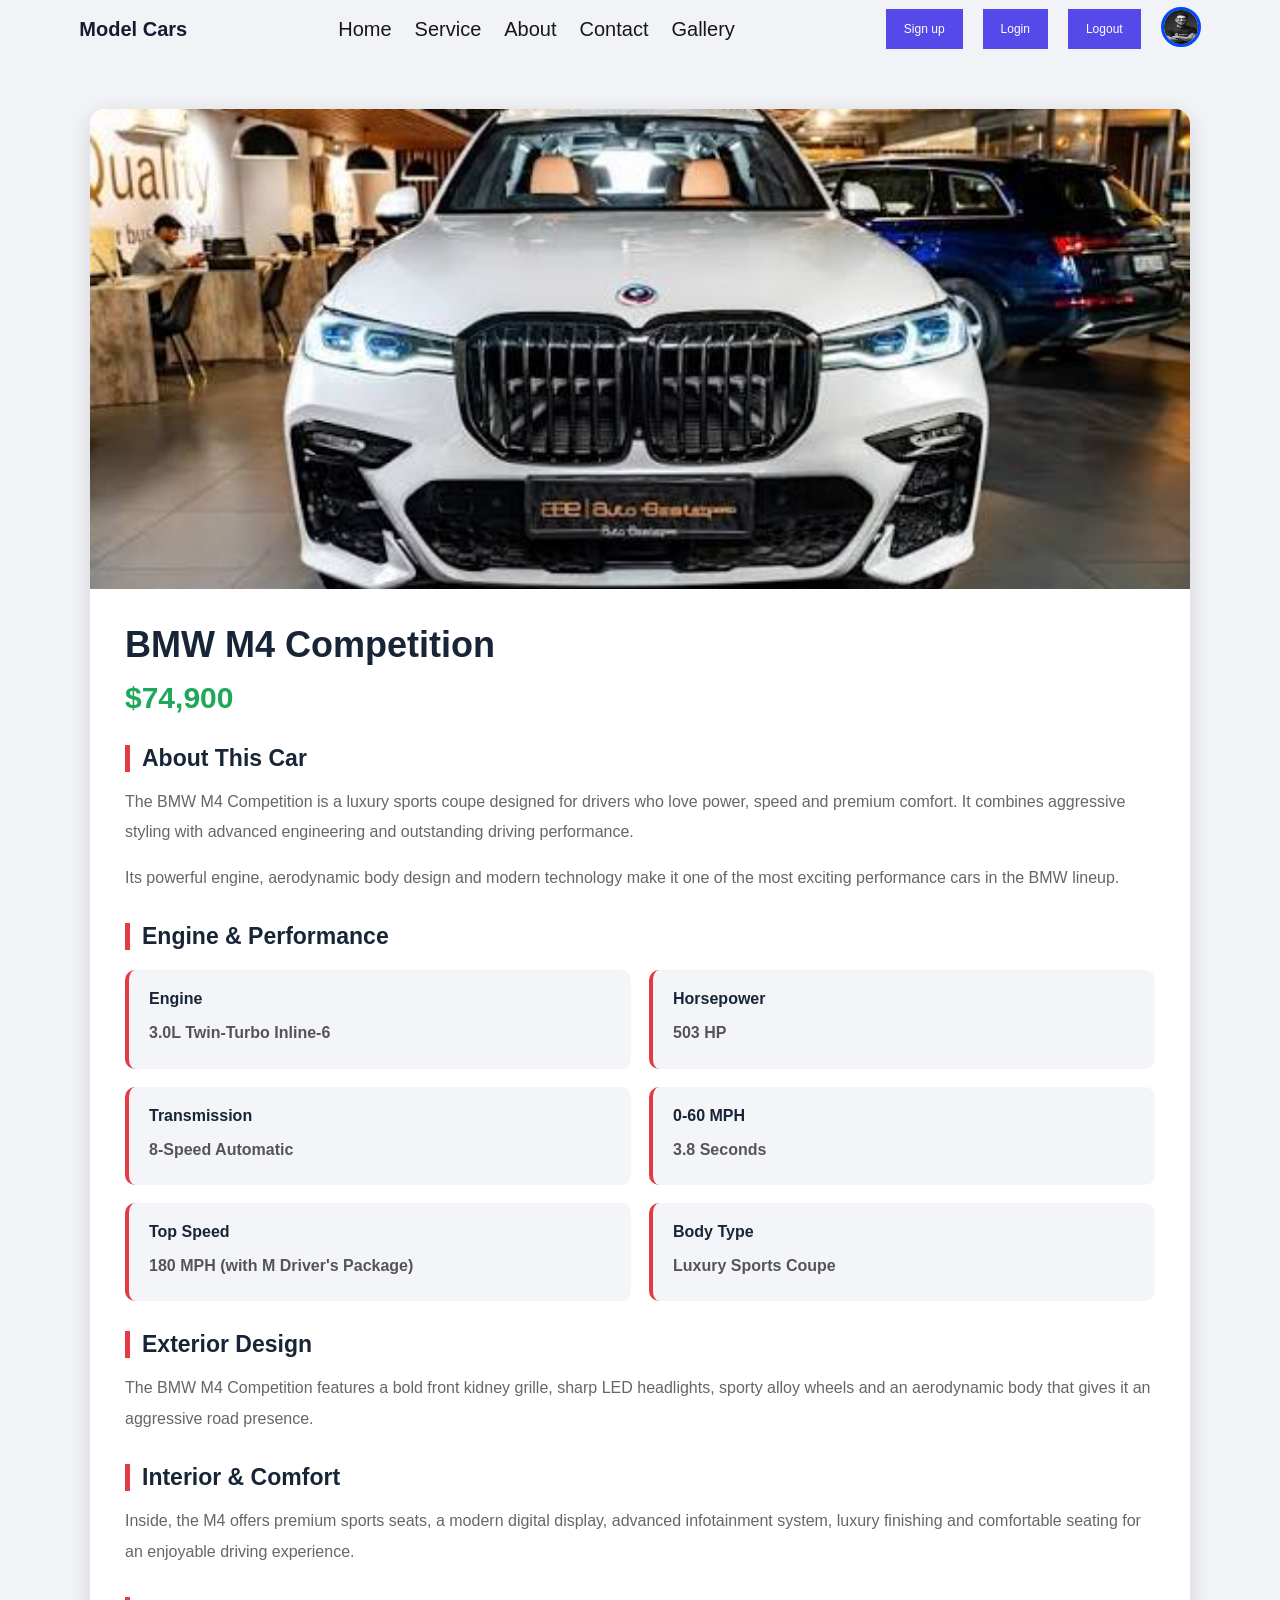
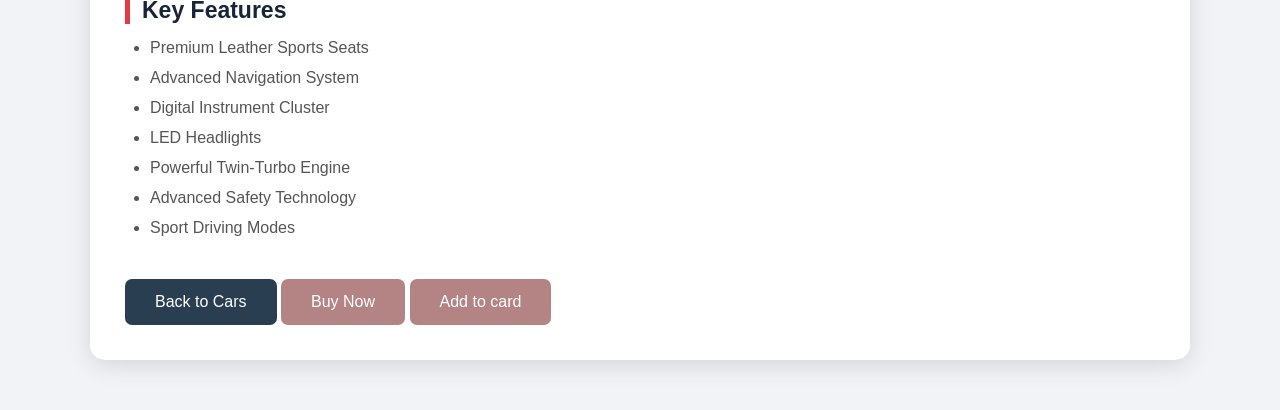
<file: cardsfile/card1.html>
<!DOCTYPE html>
<html lang="en">
<head>
    <meta charset="UTF-8">
    <meta name="viewport" content="width=device-width, initial-scale=1.0">
    <title>BMW M4 Competition Details</title>
    <link rel="stylesheet" href="card1.css">
</head>
<body>
    <nav>
      <a href="../htmlfile/index.html" class="logo">
        Model Cars
      </a>

      <ul class="nav-links">
          <a href="#Home">Home</a>
        </li>
          <a href="#Service">Service</a>

        <li><a href="../htmlfile/about.html">About</a></li>
        <li><a href="../htmlfile/contact.html">Contact</a></li>
        <li><a href="#Gallery">Gallery</a></li>
      </ul>
      <div class="auth-button">

        <a href="./signup.html" class="nav-button" id="signup">Sign up</a>
        <a href="./login.html" class="nav-button" id="login">Login</a>
        <a href="./index.html" class="nav-button" onclick="logout()" id="logout">Logout</a>
        <a href="./profile.html" class="profile-btn" id="profile"><img src="../img/images.jpg"
            style="border-radius: 50%; border: 3px solid rgb(1, 73, 255);" width="40px" height="40px"></a>
      </div>
    </nav>
  </div>



<section class="car-details">

    <div class="car-image">
        <img src="../img/images (3).jpg" alt="BMW M4 Competition">
    </div>

    <div class="car-content">

        <h1>BMW M4 Competition</h1>

        <div class="price">$74,900</div>

        <h2>About This Car</h2>

        <p>
            The BMW M4 Competition is a luxury sports coupe designed
            for drivers who love power, speed and premium comfort.
            It combines aggressive styling with advanced engineering
            and outstanding driving performance.
        </p>

        <p>
            Its powerful engine, aerodynamic body design and modern
            technology make it one of the most exciting performance
            cars in the BMW lineup.
        </p>

        <h2>Engine & Performance</h2>

        <div class="specifications">
            <div class="spec">
                <h3>Engine</h3>
                <p>3.0L Twin-Turbo Inline-6</p>
            </div>

            <div class="spec">
                <h3>Horsepower</h3>
                <p>503 HP</p>
            </div>

            <div class="spec">
                <h3>Transmission</h3>
                <p>8-Speed Automatic</p>
            </div>

            <div class="spec">
                <h3>0-60 MPH</h3>
                <p>3.8 Seconds</p>
            </div>

            <div class="spec">
                <h3>Top Speed</h3>
                <p>180 MPH (with M Driver's Package)</p>
            </div>

            <div class="spec">
                <h3>Body Type</h3>
                <p>Luxury Sports Coupe</p>
            </div>
        </div>

        <h2>Exterior Design</h2>

        <p>
            The BMW M4 Competition features a bold front kidney grille,
            sharp LED headlights, sporty alloy wheels and an aerodynamic
            body that gives it an aggressive road presence.
        </p>

        <h2>Interior & Comfort</h2>

        <p>
            Inside, the M4 offers premium sports seats, a modern digital
            display, advanced infotainment system, luxury finishing
            and comfortable seating for an enjoyable driving experience.
        </p>

        <h2>Key Features</h2>

        <ul>
            <li>Premium Leather Sports Seats</li>
            <li>Advanced Navigation System</li>
            <li>Digital Instrument Cluster</li>
            <li>LED Headlights</li>
            <li>Powerful Twin-Turbo Engine</li>
            <li>Advanced Safety Technology</li>
            <li>Sport Driving Modes</li>
        </ul>

        <a href="javascript:history.back()" class="back-btn">
            Back to Cars
        </a>

        <a href="../htmlfile/checkout.html" class="btn">
            Buy Now 
        </a>
        <a href="" class="btn">
            Add to card 
        </a>

    </div>

</section>

</body>
</html>
</file>
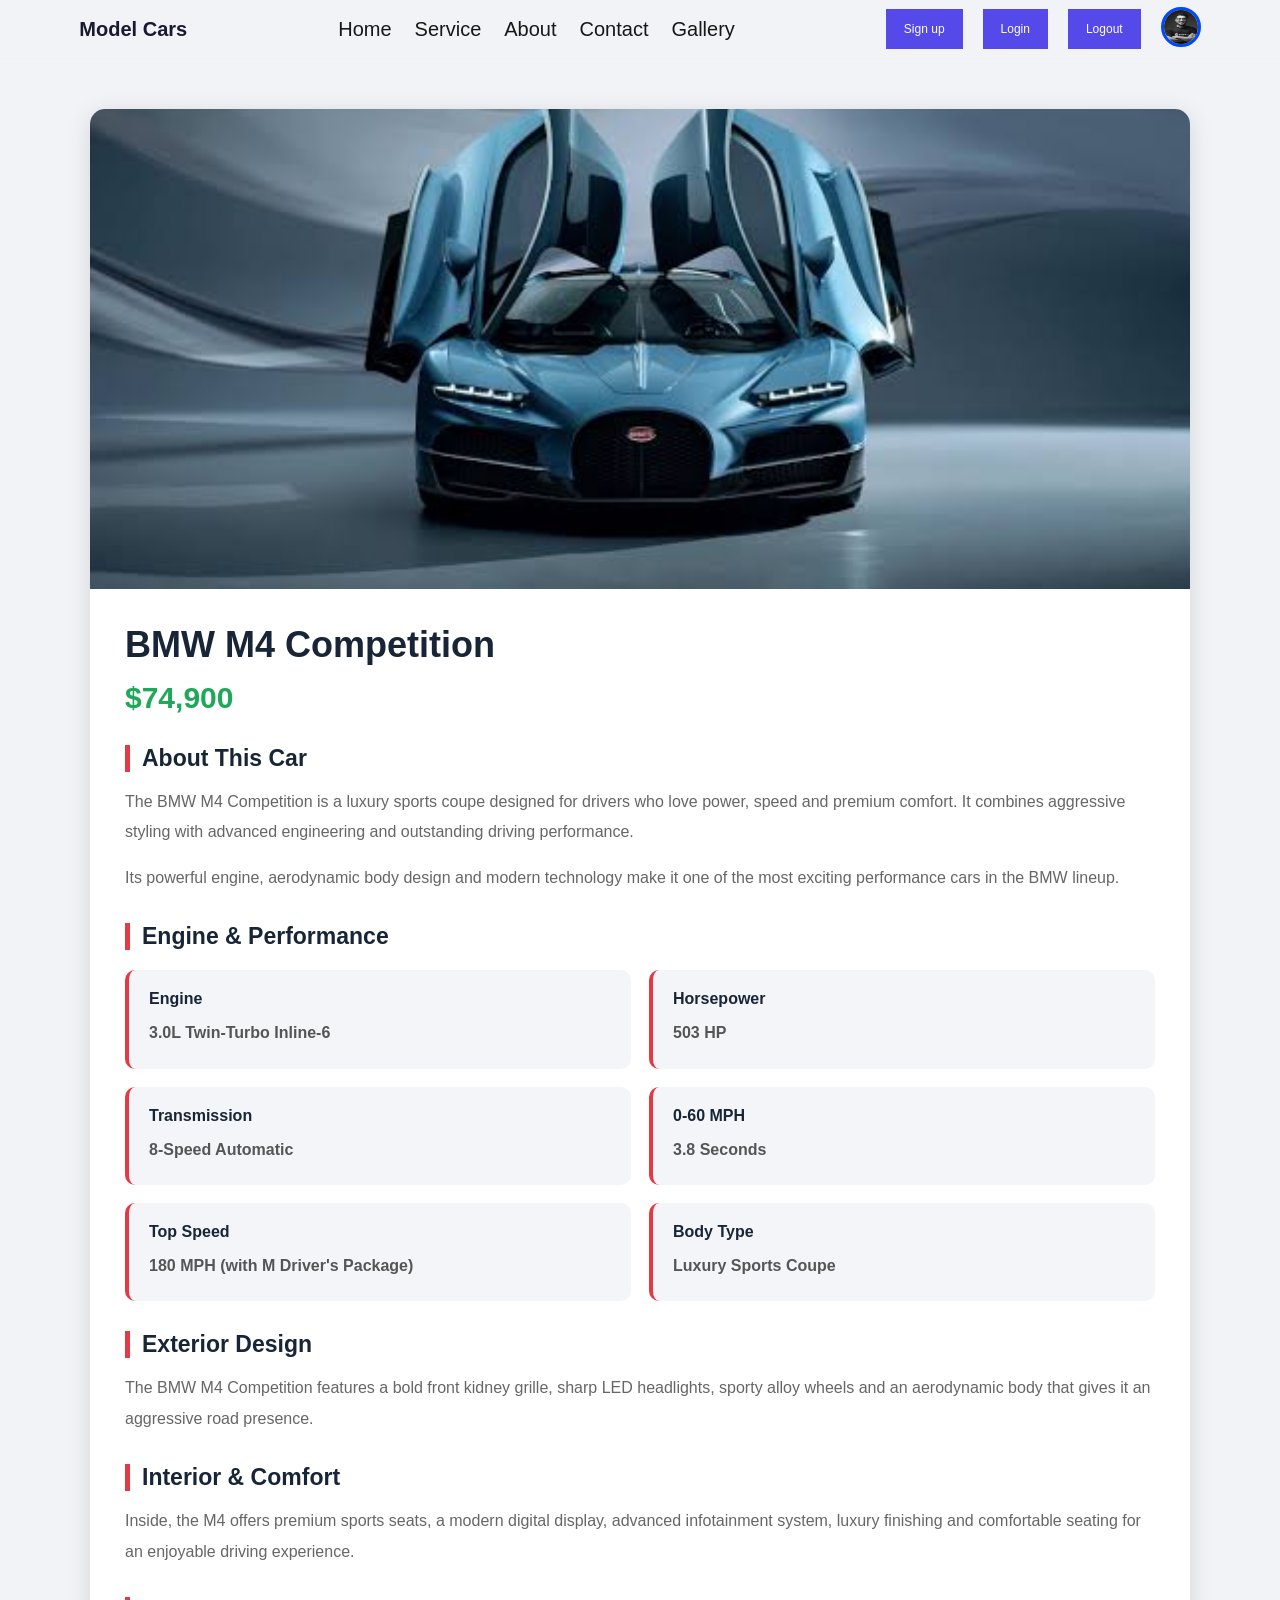
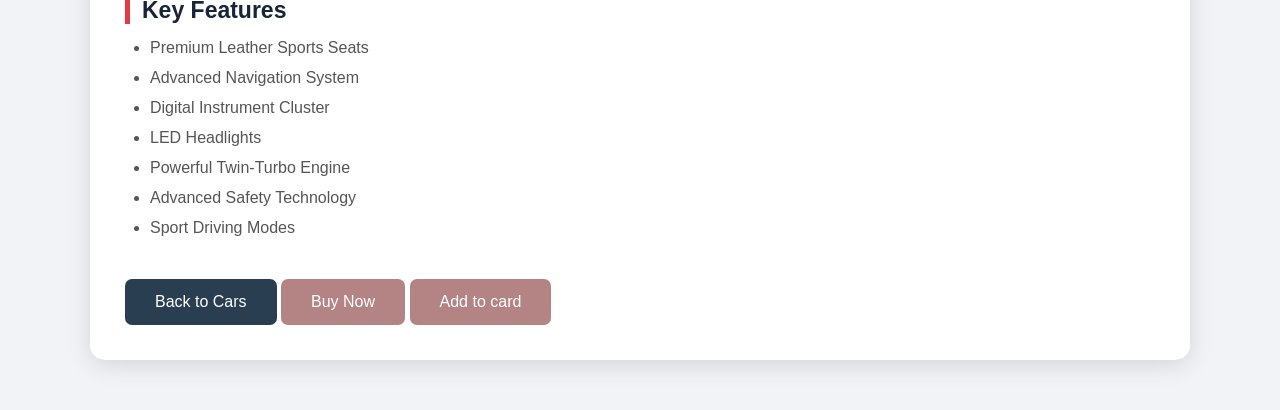
<file: cardsfile/card2.html>
<!DOCTYPE html>
<html lang="en">
<head>
    <meta charset="UTF-8">
    <meta name="viewport" content="width=device-width, initial-scale=1.0">
    <title>BMW M4 Competition Details</title>
    <link rel="stylesheet" href="card2.css">
</head>
<body>


    
<!DOCTYPE html>
<html lang="en">
<head>
    <meta charset="UTF-8">
    <meta name="viewport" content="width=device-width, initial-scale=1.0">
    <title>BMW M4 Competition Details</title>
    <link rel="stylesheet" href="card1.css">
</head>
<body>
    <nav>
      <a href="../htmlfile/index.html" class="logo">
        Model Cars
      </a>

      <ul class="nav-links">
          <a href="#Home">Home</a>
        </li>
          <a href="#Service">Service</a>

        <li><a href="../htmlfile/about.html">About</a></li>
        <li><a href="../htmlfile/contact.html">Contact</a></li>
        <li><a href="#Gallery">Gallery</a></li>
      </ul>
      <div class="auth-button">

        <a href="./signup.html" class="nav-button" id="signup">Sign up</a>
        <a href="./login.html" class="nav-button" id="login">Login</a>
        <a href="./index.html" class="nav-button" onclick="logout()" id="logout">Logout</a>
        <a href="./profile.html" class="profile-btn" id="profile"><img src="../img/images.jpg"
            style="border-radius: 50%; border: 3px solid rgb(1, 73, 255);" width="40px" height="40px"></a>
      </div>
    </nav>
  </div>


<section class="car-details">

    <div class="car-image">
        <img src="../img/images (2).jpg" alt="BMW M4 Competition">
    </div>

    <div class="car-content">

        <h1>BMW M4 Competition</h1>

        <div class="price">$74,900</div>

        <h2>About This Car</h2>

        <p>
            The BMW M4 Competition is a luxury sports coupe designed
            for drivers who love power, speed and premium comfort.
            It combines aggressive styling with advanced engineering
            and outstanding driving performance.
        </p>

        <p>
            Its powerful engine, aerodynamic body design and modern
            technology make it one of the most exciting performance
            cars in the BMW lineup.
        </p>

        <h2>Engine & Performance</h2>

        <div class="specifications">
            <div class="spec">
                <h3>Engine</h3>
                <p>3.0L Twin-Turbo Inline-6</p>
            </div>

            <div class="spec">
                <h3>Horsepower</h3>
                <p>503 HP</p>
            </div>

            <div class="spec">
                <h3>Transmission</h3>
                <p>8-Speed Automatic</p>
            </div>

            <div class="spec">
                <h3>0-60 MPH</h3>
                <p>3.8 Seconds</p>
            </div>

            <div class="spec">
                <h3>Top Speed</h3>
                <p>180 MPH (with M Driver's Package)</p>
            </div>

            <div class="spec">
                <h3>Body Type</h3>
                <p>Luxury Sports Coupe</p>
            </div>
        </div>

        <h2>Exterior Design</h2>

        <p>
            The BMW M4 Competition features a bold front kidney grille,
            sharp LED headlights, sporty alloy wheels and an aerodynamic
            body that gives it an aggressive road presence.
        </p>

        <h2>Interior & Comfort</h2>

        <p>
            Inside, the M4 offers premium sports seats, a modern digital
            display, advanced infotainment system, luxury finishing
            and comfortable seating for an enjoyable driving experience.
        </p>

        <h2>Key Features</h2>

        <ul>
            <li>Premium Leather Sports Seats</li>
            <li>Advanced Navigation System</li>
            <li>Digital Instrument Cluster</li>
            <li>LED Headlights</li>
            <li>Powerful Twin-Turbo Engine</li>
            <li>Advanced Safety Technology</li>
            <li>Sport Driving Modes</li>
        </ul>

        <a href="javascript:history.back()" class="back-btn">
            Back to Cars
        </a>
         <a href="../htmlfile/checkout.html" class="btn">
            Buy Now 
        </a>
        <a href="" class="btn">
            Add to card 
        </a>

    </div>

</section>

</body>
</html>
</file>
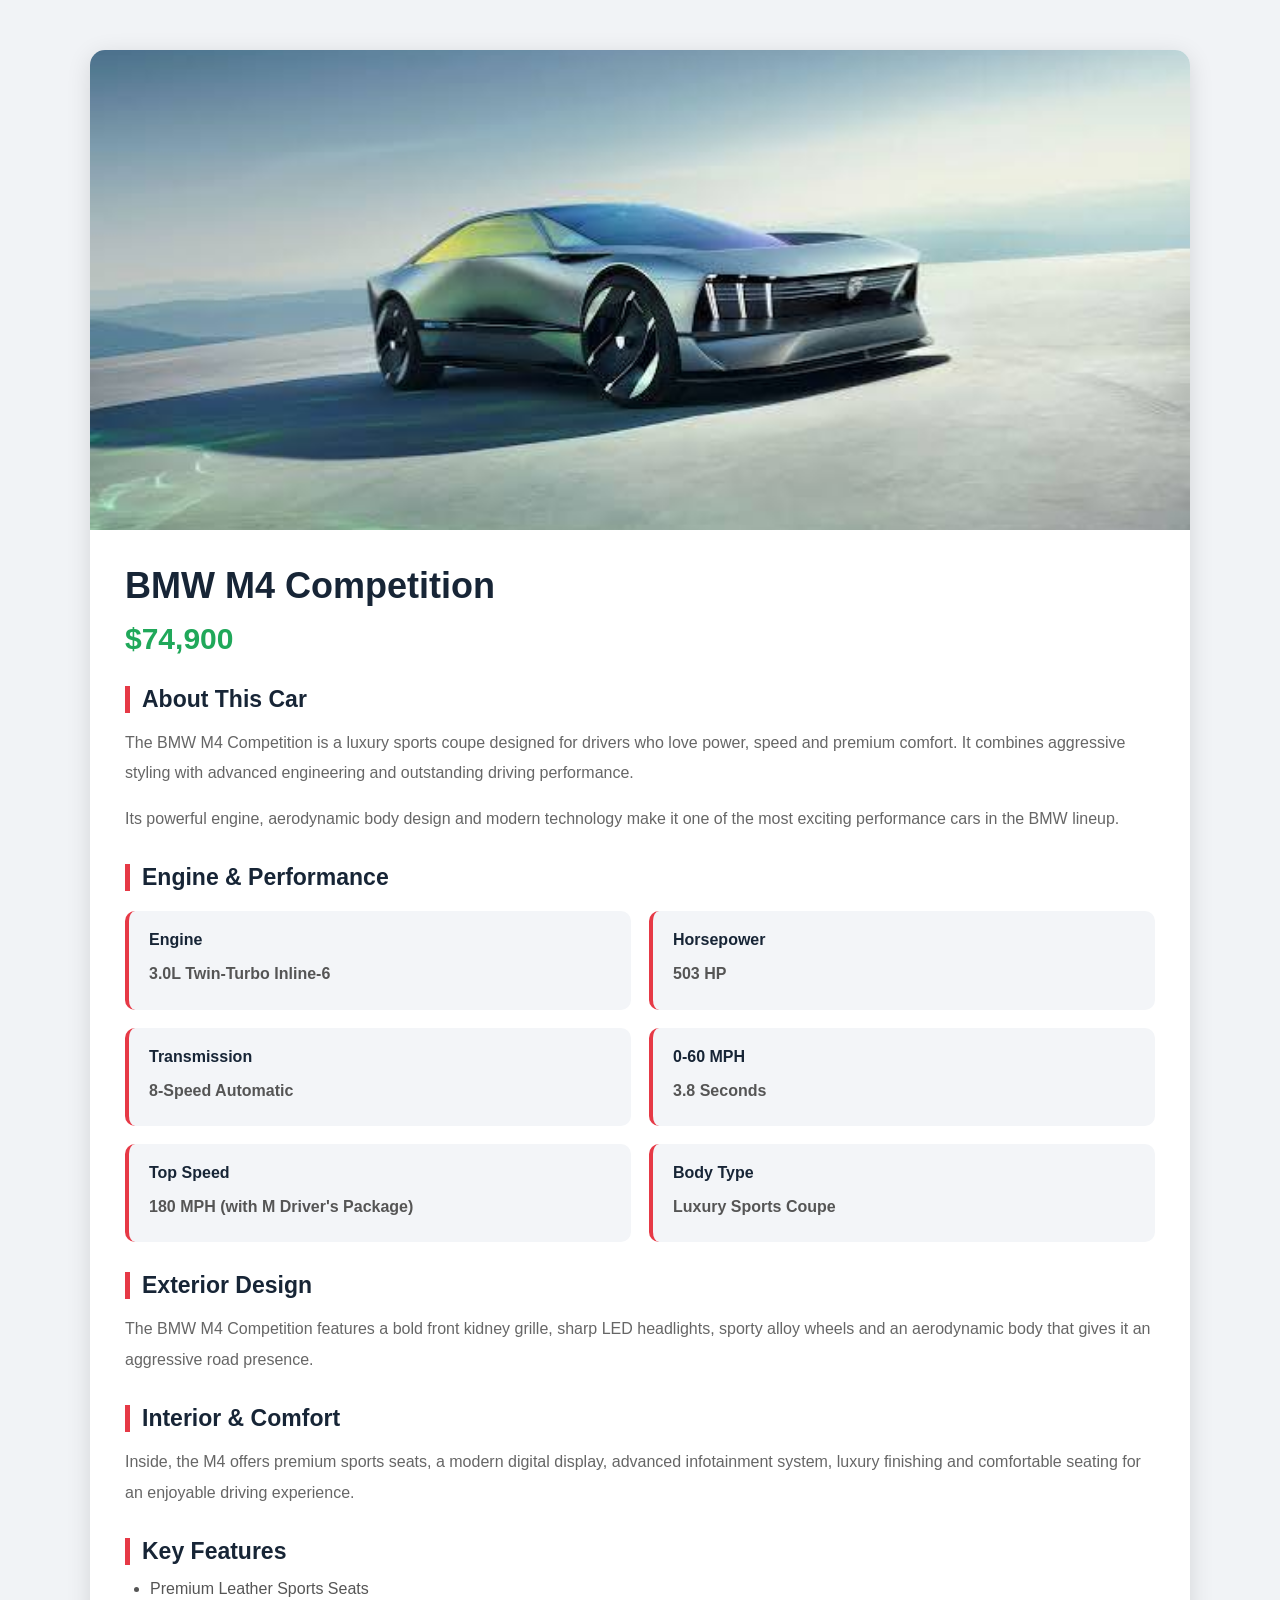
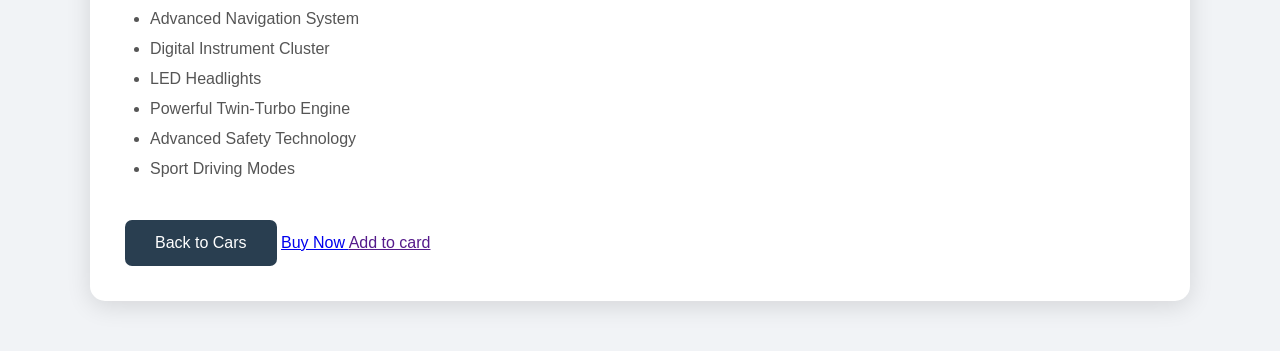
<file: cardsfile/card3.html>
<!DOCTYPE html>
<html lang="en">
<head>
    <meta charset="UTF-8">
    <meta name="viewport" content="width=device-width, initial-scale=1.0">
    <title>BMW M4 Competition Details</title>
    <link rel="stylesheet" href="card3.css">
</head>
<body>

<section class="car-details">

    <div class="car-image">
        <img src="../img/images (1).jpg" alt="BMW M4 Competition">
    </div>

    <div class="car-content">

        <h1>BMW M4 Competition</h1>

        <div class="price">$74,900</div>

        <h2>About This Car</h2>

        <p>
            The BMW M4 Competition is a luxury sports coupe designed
            for drivers who love power, speed and premium comfort.
            It combines aggressive styling with advanced engineering
            and outstanding driving performance.
        </p>

        <p>
            Its powerful engine, aerodynamic body design and modern
            technology make it one of the most exciting performance
            cars in the BMW lineup.
        </p>

        <h2>Engine & Performance</h2>

        <div class="specifications">
            <div class="spec">
                <h3>Engine</h3>
                <p>3.0L Twin-Turbo Inline-6</p>
            </div>

            <div class="spec">
                <h3>Horsepower</h3>
                <p>503 HP</p>
            </div>

            <div class="spec">
                <h3>Transmission</h3>
                <p>8-Speed Automatic</p>
            </div>

            <div class="spec">
                <h3>0-60 MPH</h3>
                <p>3.8 Seconds</p>
            </div>

            <div class="spec">
                <h3>Top Speed</h3>
                <p>180 MPH (with M Driver's Package)</p>
            </div>

            <div class="spec">
                <h3>Body Type</h3>
                <p>Luxury Sports Coupe</p>
            </div>
        </div>

        <h2>Exterior Design</h2>

        <p>
            The BMW M4 Competition features a bold front kidney grille,
            sharp LED headlights, sporty alloy wheels and an aerodynamic
            body that gives it an aggressive road presence.
        </p>

        <h2>Interior & Comfort</h2>

        <p>
            Inside, the M4 offers premium sports seats, a modern digital
            display, advanced infotainment system, luxury finishing
            and comfortable seating for an enjoyable driving experience.
        </p>

        <h2>Key Features</h2>

        <ul>
            <li>Premium Leather Sports Seats</li>
            <li>Advanced Navigation System</li>
            <li>Digital Instrument Cluster</li>
            <li>LED Headlights</li>
            <li>Powerful Twin-Turbo Engine</li>
            <li>Advanced Safety Technology</li>
            <li>Sport Driving Modes</li>
        </ul>

        <a href="javascript:history.back()" class="back-btn">
            Back to Cars
        </a>
         <a href="../htmlfile/checkout.html" class="btn">
            Buy Now 
        </a>
        <a href="" class="btn">
            Add to card 
        </a>

    </div>

</section>

</body>
</html>
</file>
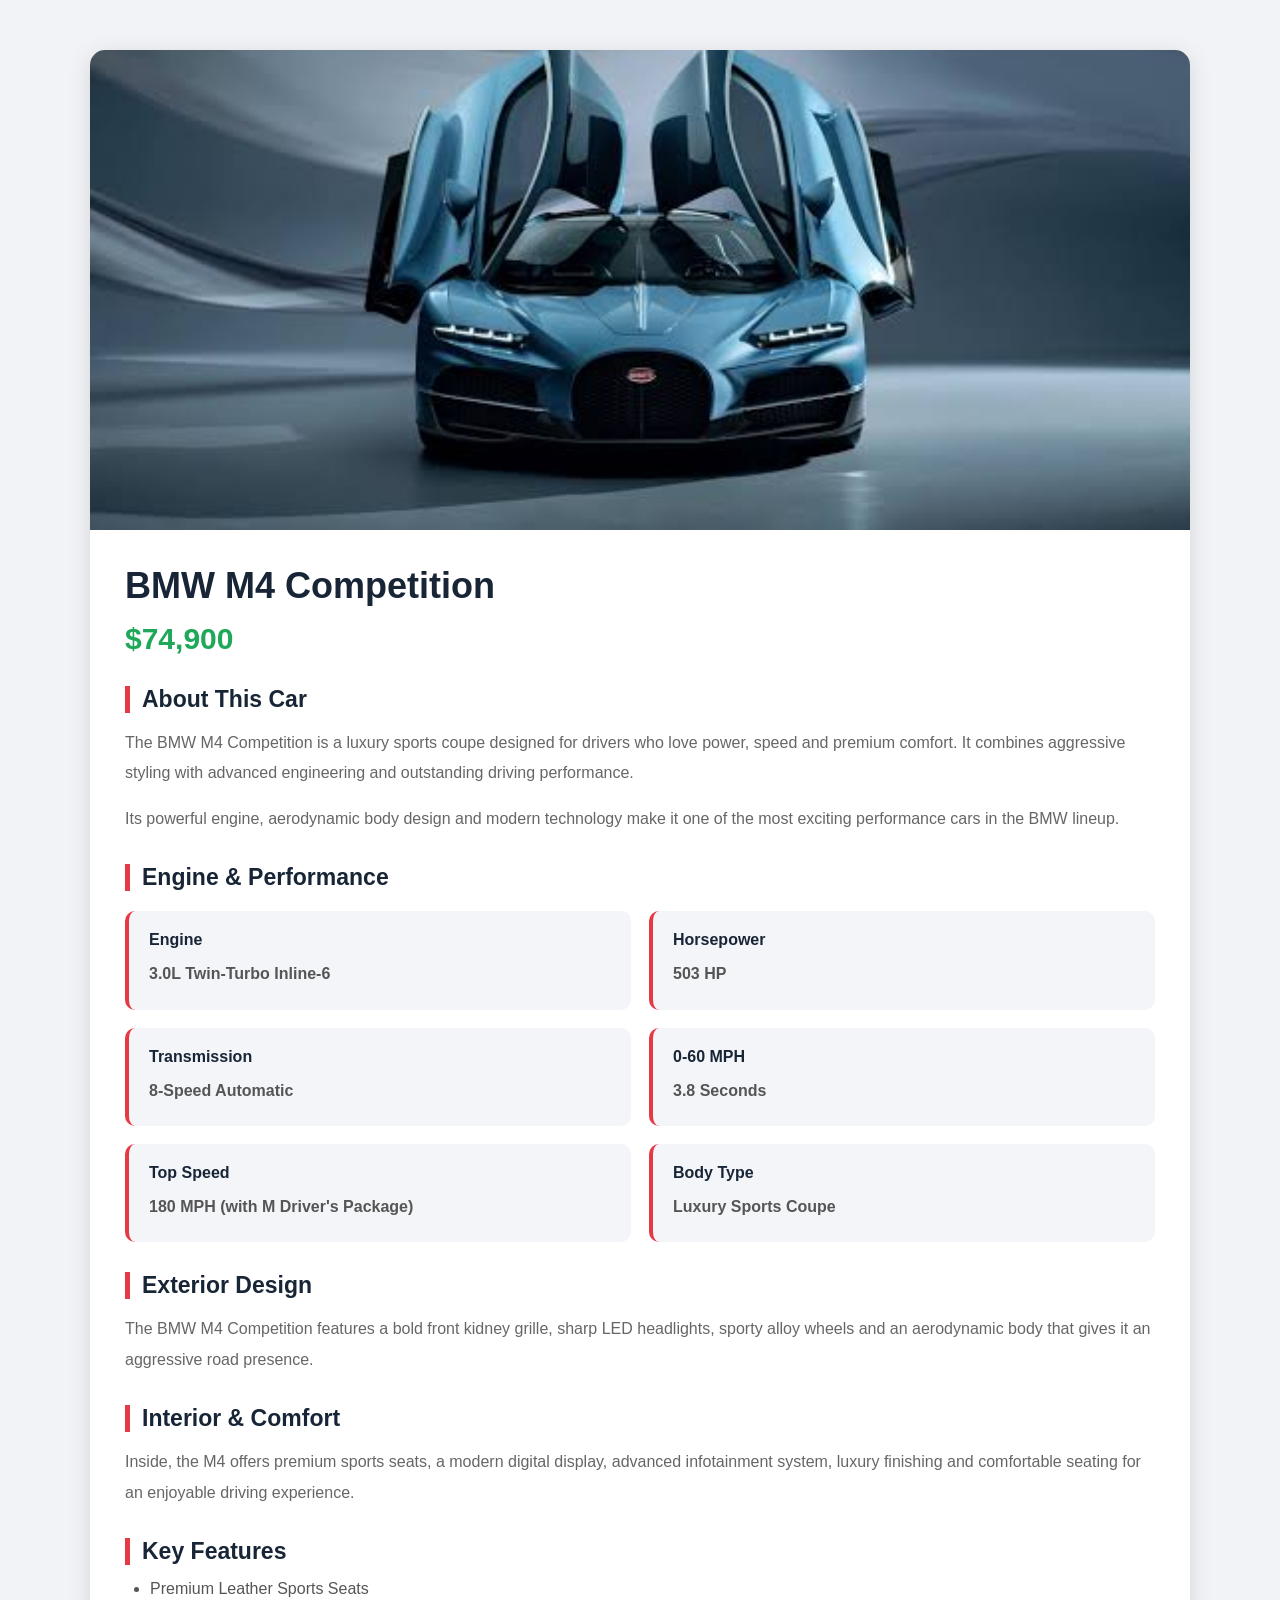
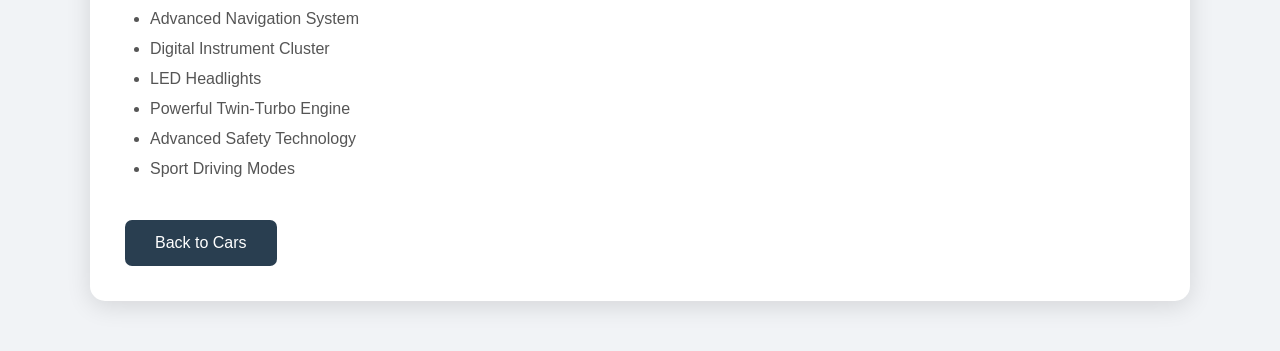
<file: cardsfile/card4.html>
<!DOCTYPE html>
<html lang="en">
<head>
    <meta charset="UTF-8">
    <meta name="viewport" content="width=device-width, initial-scale=1.0">
    <title>BMW M4 Competition Details</title>
    <link rel="stylesheet" href="card4.css">
</head>
<body>

<section class="car-details">

    <div class="car-image">
        <img src="../img/images (2).jpg" alt="BMW M4 Competition">
    </div>

    <div class="car-content">

        <h1>BMW M4 Competition</h1>

        <div class="price">$74,900</div>

        <h2>About This Car</h2>

        <p>
            The BMW M4 Competition is a luxury sports coupe designed
            for drivers who love power, speed and premium comfort.
            It combines aggressive styling with advanced engineering
            and outstanding driving performance.
        </p>

        <p>
            Its powerful engine, aerodynamic body design and modern
            technology make it one of the most exciting performance
            cars in the BMW lineup.
        </p>

        <h2>Engine & Performance</h2>

        <div class="specifications">
            <div class="spec">
                <h3>Engine</h3>
                <p>3.0L Twin-Turbo Inline-6</p>
            </div>

            <div class="spec">
                <h3>Horsepower</h3>
                <p>503 HP</p>
            </div>

            <div class="spec">
                <h3>Transmission</h3>
                <p>8-Speed Automatic</p>
            </div>

            <div class="spec">
                <h3>0-60 MPH</h3>
                <p>3.8 Seconds</p>
            </div>

            <div class="spec">
                <h3>Top Speed</h3>
                <p>180 MPH (with M Driver's Package)</p>
            </div>

            <div class="spec">
                <h3>Body Type</h3>
                <p>Luxury Sports Coupe</p>
            </div>
        </div>

        <h2>Exterior Design</h2>

        <p>
            The BMW M4 Competition features a bold front kidney grille,
            sharp LED headlights, sporty alloy wheels and an aerodynamic
            body that gives it an aggressive road presence.
        </p>

        <h2>Interior & Comfort</h2>

        <p>
            Inside, the M4 offers premium sports seats, a modern digital
            display, advanced infotainment system, luxury finishing
            and comfortable seating for an enjoyable driving experience.
        </p>

        <h2>Key Features</h2>

        <ul>
            <li>Premium Leather Sports Seats</li>
            <li>Advanced Navigation System</li>
            <li>Digital Instrument Cluster</li>
            <li>LED Headlights</li>
            <li>Powerful Twin-Turbo Engine</li>
            <li>Advanced Safety Technology</li>
            <li>Sport Driving Modes</li>
        </ul>

        <a href="javascript:history.back()" class="back-btn">
            Back to Cars
        </a>

    </div>

</section>

</body>
</html>
</file>
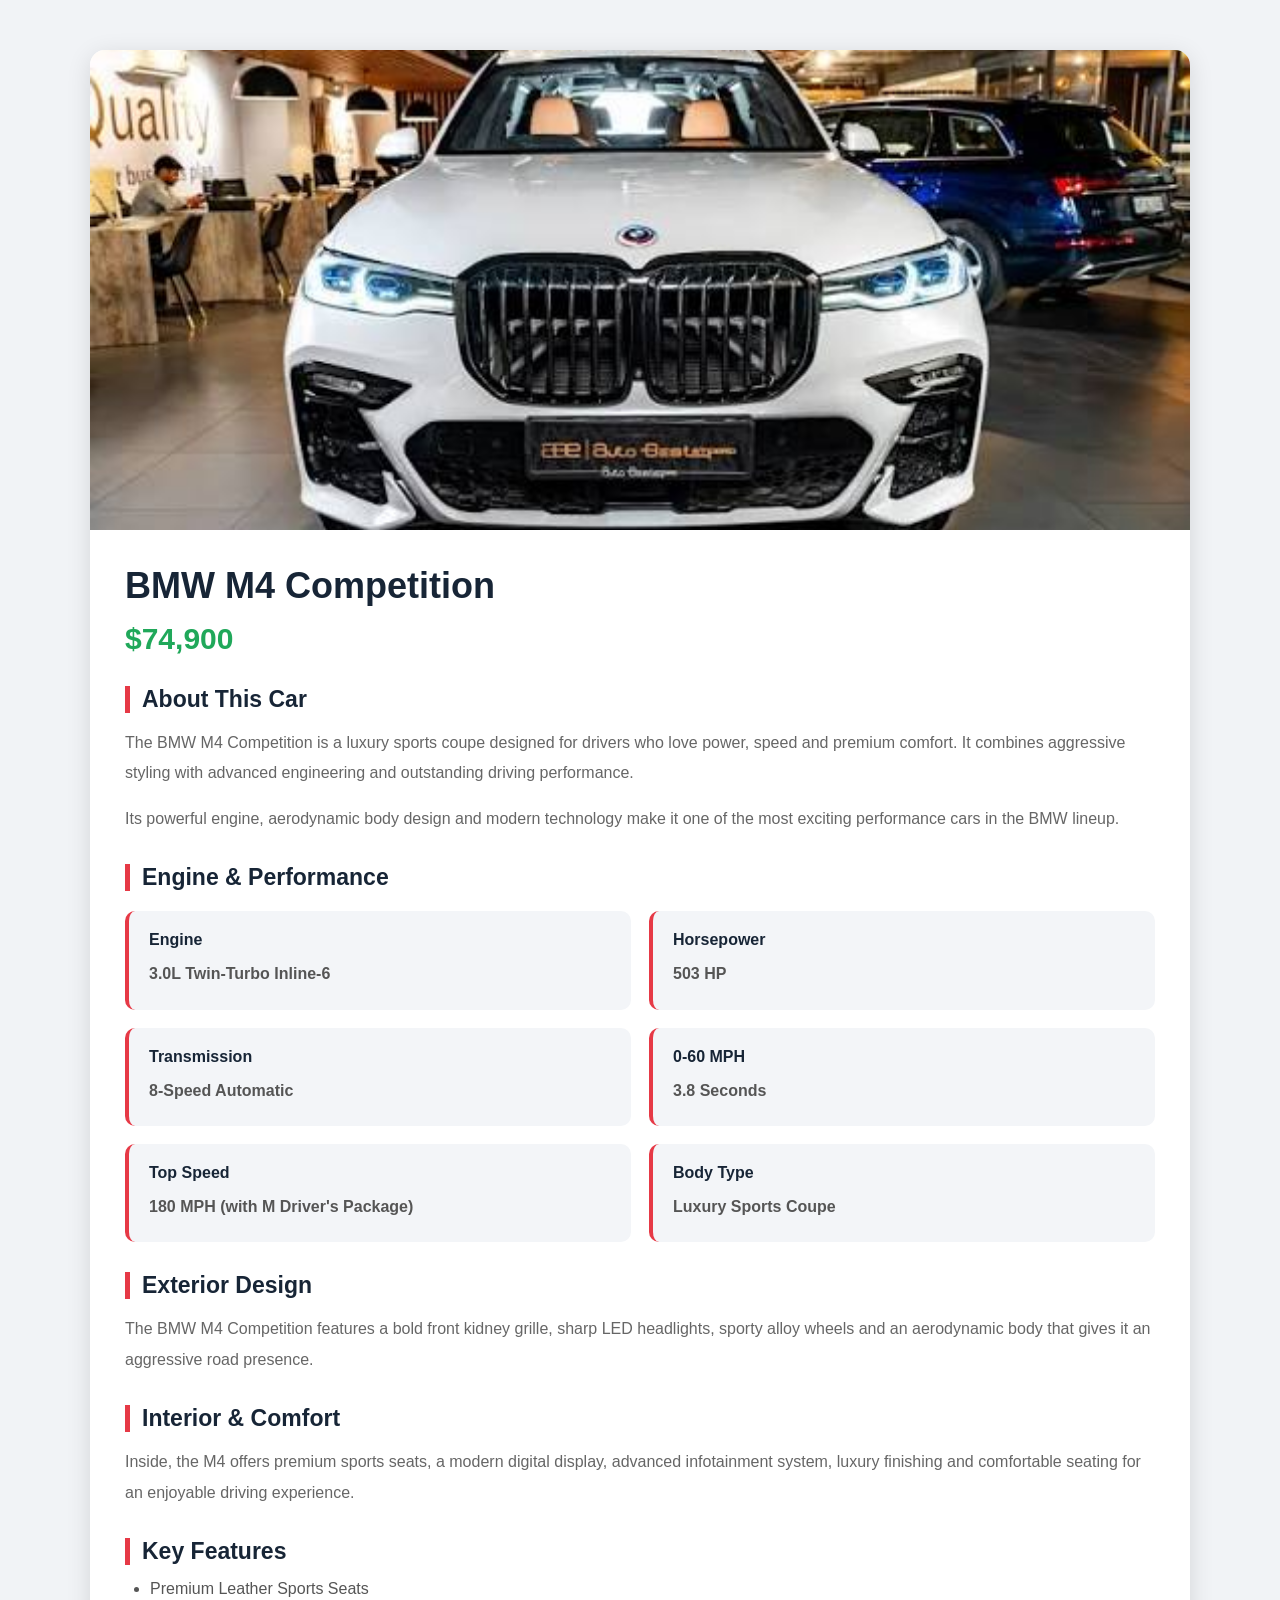
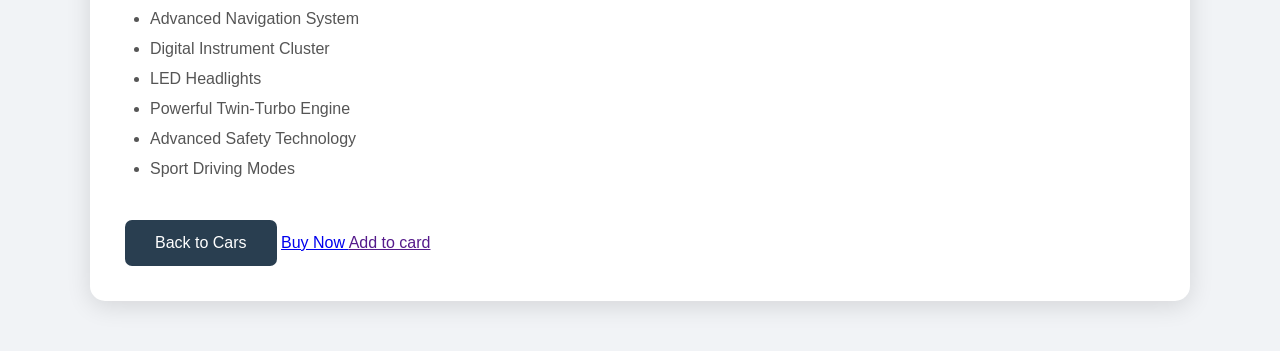
<file: cardsfile/card5.html>
<!DOCTYPE html>
<html lang="en">
<head>
    <meta charset="UTF-8">
    <meta name="viewport" content="width=device-width, initial-scale=1.0">
    <title>BMW M4 Competition Details</title>
    <link rel="stylesheet" href="card5.css">
</head>
<body>

<section class="car-details">

    <div class="car-image">
        <img src="../img/images (3).jpg" alt="BMW M4 Competition">
    </div>

    <div class="car-content">

        <h1>BMW M4 Competition</h1>

        <div class="price">$74,900</div>

        <h2>About This Car</h2>

        <p>
            The BMW M4 Competition is a luxury sports coupe designed
            for drivers who love power, speed and premium comfort.
            It combines aggressive styling with advanced engineering
            and outstanding driving performance.
        </p>

        <p>
            Its powerful engine, aerodynamic body design and modern
            technology make it one of the most exciting performance
            cars in the BMW lineup.
        </p>

        <h2>Engine & Performance</h2>

        <div class="specifications">
            <div class="spec">
                <h3>Engine</h3>
                <p>3.0L Twin-Turbo Inline-6</p>
            </div>

            <div class="spec">
                <h3>Horsepower</h3>
                <p>503 HP</p>
            </div>

            <div class="spec">
                <h3>Transmission</h3>
                <p>8-Speed Automatic</p>
            </div>

            <div class="spec">
                <h3>0-60 MPH</h3>
                <p>3.8 Seconds</p>
            </div>

            <div class="spec">
                <h3>Top Speed</h3>
                <p>180 MPH (with M Driver's Package)</p>
            </div>

            <div class="spec">
                <h3>Body Type</h3>
                <p>Luxury Sports Coupe</p>
            </div>
        </div>

        <h2>Exterior Design</h2>

        <p>
            The BMW M4 Competition features a bold front kidney grille,
            sharp LED headlights, sporty alloy wheels and an aerodynamic
            body that gives it an aggressive road presence.
        </p>

        <h2>Interior & Comfort</h2>

        <p>
            Inside, the M4 offers premium sports seats, a modern digital
            display, advanced infotainment system, luxury finishing
            and comfortable seating for an enjoyable driving experience.
        </p>

        <h2>Key Features</h2>

        <ul>
            <li>Premium Leather Sports Seats</li>
            <li>Advanced Navigation System</li>
            <li>Digital Instrument Cluster</li>
            <li>LED Headlights</li>
            <li>Powerful Twin-Turbo Engine</li>
            <li>Advanced Safety Technology</li>
            <li>Sport Driving Modes</li>
        </ul>

        <a href="javascript:history.back()" class="back-btn">
            Back to Cars
        </a>
         <a href="../htmlfile/checkout.html" class="btn">
            Buy Now 
        </a>
        <a href="" class="btn">
            Add to card 
        </a>

    </div>

</section>

</body>
</html>
</file>
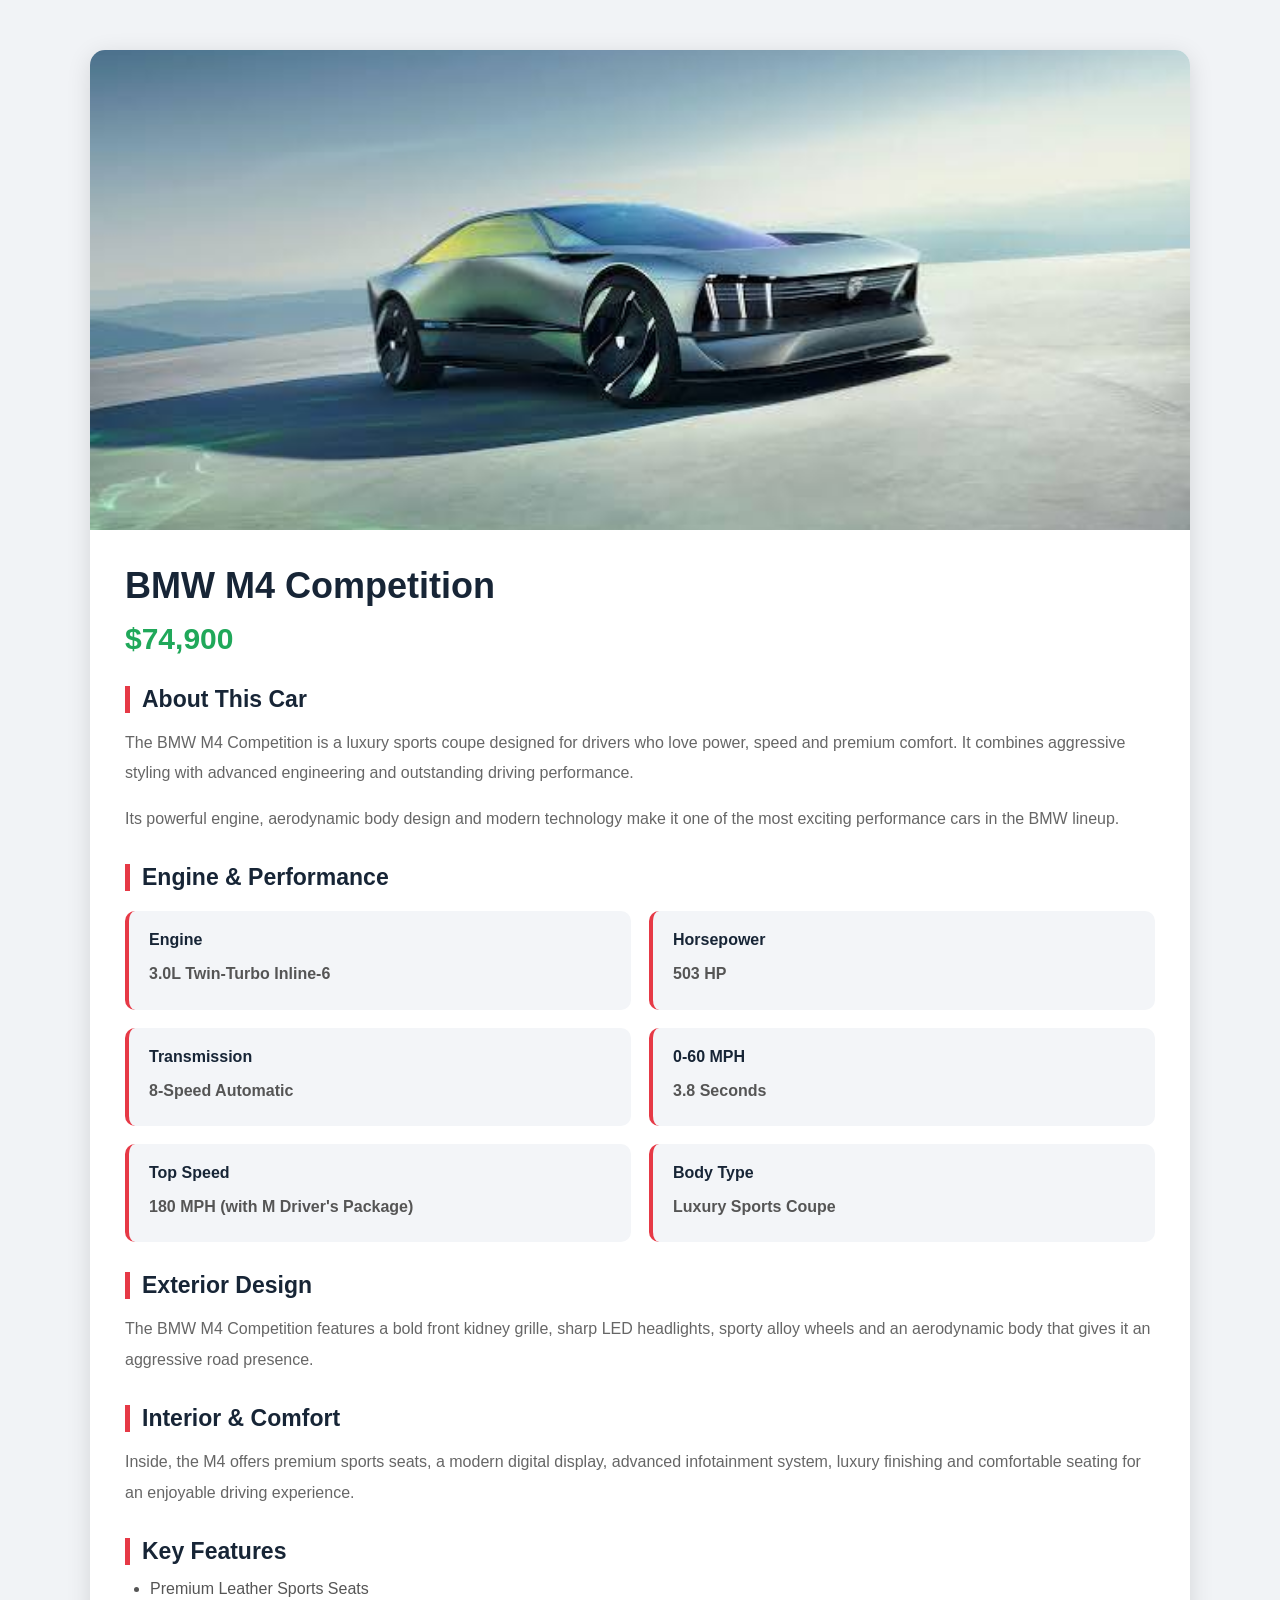
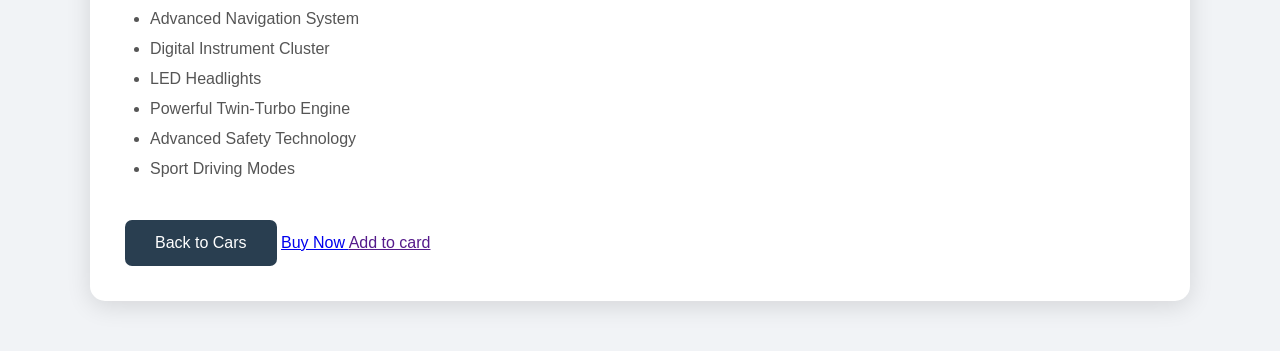
<file: cardsfile/card6.html>
<!DOCTYPE html>
<html lang="en">
<head>
    <meta charset="UTF-8">
    <meta name="viewport" content="width=device-width, initial-scale=1.0">
    <title>BMW M4 Competition Details</title>
    <link rel="stylesheet" href="card6.css">
</head>
<body>

<section class="car-details">

    <div class="car-image">
        <img src="../img/images (1).jpg" alt="BMW M4 Competition">
    </div>

    <div class="car-content">

        <h1>BMW M4 Competition</h1>

        <div class="price">$74,900</div>

        <h2>About This Car</h2>

        <p>
            The BMW M4 Competition is a luxury sports coupe designed
            for drivers who love power, speed and premium comfort.
            It combines aggressive styling with advanced engineering
            and outstanding driving performance.
        </p>

        <p>
            Its powerful engine, aerodynamic body design and modern
            technology make it one of the most exciting performance
            cars in the BMW lineup.
        </p>

        <h2>Engine & Performance</h2>

        <div class="specifications">
            <div class="spec">
                <h3>Engine</h3>
                <p>3.0L Twin-Turbo Inline-6</p>
            </div>

            <div class="spec">
                <h3>Horsepower</h3>
                <p>503 HP</p>
            </div>

            <div class="spec">
                <h3>Transmission</h3>
                <p>8-Speed Automatic</p>
            </div>

            <div class="spec">
                <h3>0-60 MPH</h3>
                <p>3.8 Seconds</p>
            </div>

            <div class="spec">
                <h3>Top Speed</h3>
                <p>180 MPH (with M Driver's Package)</p>
            </div>

            <div class="spec">
                <h3>Body Type</h3>
                <p>Luxury Sports Coupe</p>
            </div>
        </div>

        <h2>Exterior Design</h2>

        <p>
            The BMW M4 Competition features a bold front kidney grille,
            sharp LED headlights, sporty alloy wheels and an aerodynamic
            body that gives it an aggressive road presence.
        </p>

        <h2>Interior & Comfort</h2>

        <p>
            Inside, the M4 offers premium sports seats, a modern digital
            display, advanced infotainment system, luxury finishing
            and comfortable seating for an enjoyable driving experience.
        </p>

        <h2>Key Features</h2>

        <ul>
            <li>Premium Leather Sports Seats</li>
            <li>Advanced Navigation System</li>
            <li>Digital Instrument Cluster</li>
            <li>LED Headlights</li>
            <li>Powerful Twin-Turbo Engine</li>
            <li>Advanced Safety Technology</li>
            <li>Sport Driving Modes</li>
        </ul>

        <a href="javascript:history.back()" class="back-btn">
            Back to Cars
        </a>
         <a href="../htmlfile/checkout.html" class="btn">
            Buy Now 
        </a>
        <a href="" class="btn">
            Add to card 
        </a>

    </div>

</section>

</body>
</html>
</file>
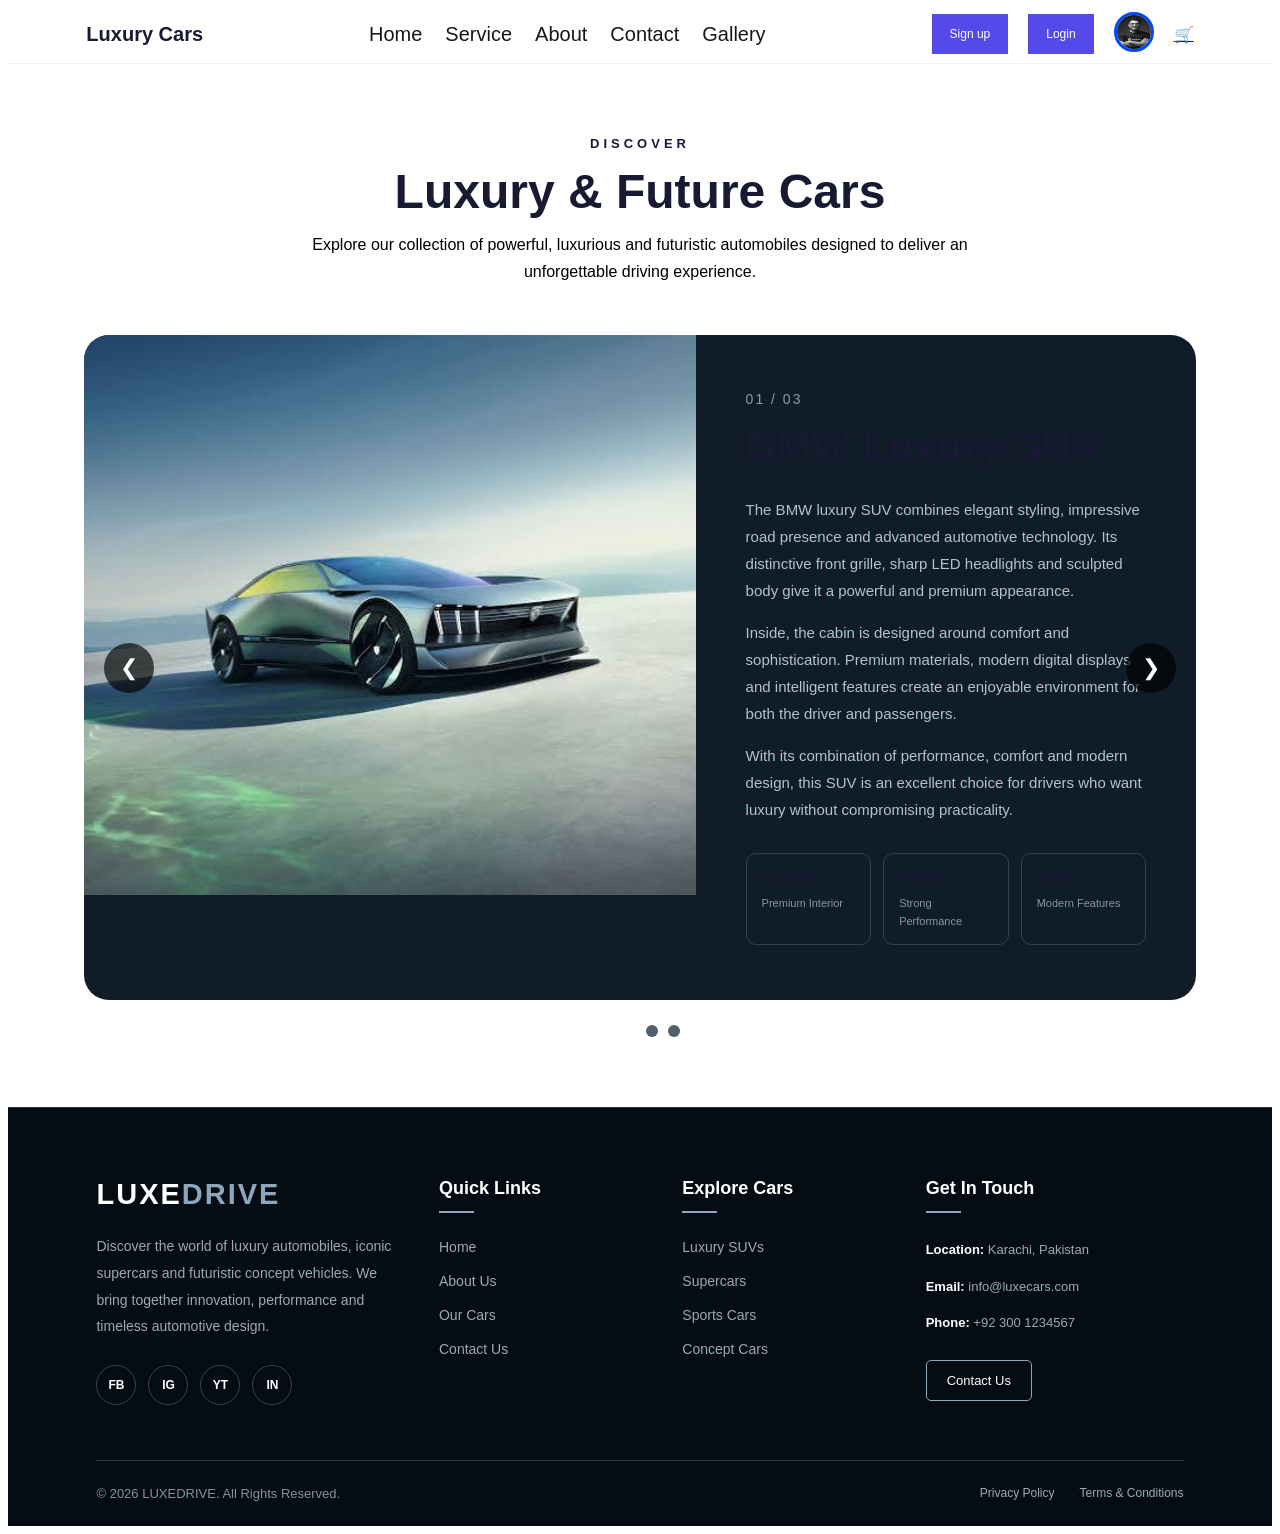
<file: htmlfile/about.html>
<!DOCTYPE html>
<html lang="en">
<head>
    <meta charset="UTF-8">
    <meta name="viewport" content="width=device-width, initial-scale=1.0">
    <link rel="stylesheet" href="../css/about.css">
    <link rel="stylesheet" href="../css/style.css">
 
    <title>Document</title>
</head>
<body>

    <nav>
      <a href="./index.html" class="logo">
        Luxury Cars
      </a>

      <ul class="nav-links">
       
          <a href="./index.html">Home</a>
          <a href="#Service">Service</a>

        <li><a href="./about.html">About</a></li>
        <li><a href="./contact.html">Contact</a></li>
        <li><a href="#Gallery">Gallery</a></li>
      </ul>
      <div class="auth-button">

        <a href="./signup.html" class="nav-button" id="signup">Sign up</a>
        <a href="./login.html" class="nav-button" id="login">Login</a>
        <a href="./index.html" class="nav-button" onclick="logout()" id="logout">Logout</a>
        <a href="./profile.html" class="profile-btn"><img src="../img/images.jpg"
            style="border-radius: 50%; border: 3px solid rgb(1, 73, 255);" width="40px" height="40px"></a>
            <a href="../htmlfile/addcard.html"><span>🛒</span></a>
      </div>
    </nav>


    </div>
  </main>
</div>

    <section class="cars-section">

        <div class="heading">
            <span>DISCOVER</span>
            <h1>Luxury & Future Cars</h1>
            <p>
                Explore our collection of powerful, luxurious and futuristic
                automobiles designed to deliver an unforgettable driving experience.
            </p>
        </div>

        <div class="slider">

            <div class="slide active">
                <div class="car-image">
                    <img src="../img/images (1).jpg" alt="BMW Luxury SUV">
                </div>

                <div class="car-info">
                    <span class="number">01 / 03</span>
                    <h2>BMW Luxury SUV</h2>

                    <p>
                        The BMW luxury SUV combines elegant styling, impressive
                        road presence and advanced automotive technology. Its
                        distinctive front grille, sharp LED headlights and
                        sculpted body give it a powerful and premium appearance.
                    </p>

                    <p>
                        Inside, the cabin is designed around comfort and
                        sophistication. Premium materials, modern digital
                        displays and intelligent features create an enjoyable
                        environment for both the driver and passengers.
                    </p>

                    <p>
                        With its combination of performance, comfort and modern
                        design, this SUV is an excellent choice for drivers who
                        want luxury without compromising practicality.
                    </p>

                    <div class="features">
                        <div>
                            <strong>Luxury</strong>
                            <small>Premium Interior</small>
                        </div>

                        <div>
                            <strong>Power</strong>
                            <small>Strong Performance</small>
                        </div>

                        <div>
                            <strong>Tech</strong>
                            <small>Modern Features</small>
                        </div>
                    </div>
                </div>
            </div>

            <div class="slide">
                <div class="car-image">
                    <img src="../img/images (2).jpg" alt="Bugatti Chiron">
                </div>

                <div class="car-info">
                    <span class="number">02 / 03</span>
                    <h2>Bugatti Chiron</h2>

                    <p>
                        The Bugatti Chiron represents the highest level of
                        automotive performance and luxury. Its dramatic body
                        design, low profile and distinctive horseshoe grille
                        immediately communicate speed and exclusivity.
                    </p>

                    <p>
                        The aerodynamic shape has been carefully designed to
                        control airflow while maintaining the unmistakable
                        character of the vehicle. Every curve and surface
                        contributes to its powerful visual identity.
                    </p>

                    <p>
                        Inside the cabin, premium craftsmanship meets advanced
                        engineering. High-quality materials and a driver-focused
                        layout create an environment worthy of one of the world's
                        most prestigious performance cars.
                    </p>

                    <div class="features">
                        <div>
                            <strong>Speed</strong>
                            <small>Extreme Performance</small>
                        </div>

                        <div>
                            <strong>Luxury</strong>
                            <small>Premium Craftsmanship</small>
                        </div>

                        <div>
                            <strong>Design</strong>
                            <small>Iconic Styling</small>
                        </div>
                    </div>
                </div>
            </div>


            <!-- Slide 3 -->
            <div class="slide">
                <div class="car-image">
                    <img src="../img/images (3).jpg" alt="Futuristic Concept Car">
                </div>

                <div class="car-info">
                    <span class="number">03 / 03</span>
                    <h2>Future Concept Car</h2>

                    <p>
                        This futuristic concept car presents a bold vision of
                        what the next generation of automobiles could look like.
                        Its extremely low body, smooth aerodynamic surfaces and
                        futuristic lighting create a distinctive appearance.
                    </p>

                    <p>
                        The vehicle focuses on the relationship between design,
                        technology and performance. Its streamlined silhouette
                        reduces visual resistance while creating a sporty and
                        sophisticated personality.
                    </p>

                    <p>
                        The interior concept is imagined around intelligent
                        technology, digital interfaces and a driver-centered
                        experience. It represents a future where automobiles
                        become smarter, cleaner and more connected.
                    </p>

                    <div class="features">
                        <div>
                            <strong>Future</strong>
                            <small>Next-Gen Design</small>
                        </div>

                        <div>
                            <strong>Smart</strong>
                            <small>Advanced Technology</small>
                        </div>

                        <div>
                            <strong>Style</strong>
                            <small>Aerodynamic Body</small>
                        </div>
                    </div>
                </div>
            </div>

            <button class="prev" onclick="changeSlide(-1)">&#10094;</button>
            <button class="next" onclick="changeSlide(1)">&#10095;</button>

        </div>

        <div class="dots">
            <span class="dot active-dot" onclick="currentSlide(0)"></span>
            <span class="dot" onclick="currentSlide(1)"></span>
            <span class="dot" onclick="currentSlide(2)"></span>
        </div>

    </section>


    
      <footer class="main-footer">

    <div class="footer-container">

        <div class="footer-about">
            <h2 class="footer-logo">LUXE<span>DRIVE</span></h2>

            <p>
                Discover the world of luxury automobiles, iconic supercars
                and futuristic concept vehicles. We bring together
                innovation, performance and timeless automotive design.
            </p>

            <div class="social-links">
                <a href="#" aria-label="Facebook">FB</a>
                <a href="#" aria-label="Instagram">IG</a>
                <a href="#" aria-label="YouTube">YT</a>
                <a href="#" aria-label="LinkedIn">IN</a>
            </div>
        </div>

        <div class="footer-links">
            <h3>Quick Links</h3>
            <ul>
                <li><a href="#home">Home</a></li>
                <li><a href="#about">About Us</a></li>
                <li><a href="#cars">Our Cars</a></li>
                <li><a href="#contact">Contact Us</a></li>
            </ul>
        </div>

        <div class="footer-links">
            <h3>Explore Cars</h3>
            <ul>
                <li><a href="#cars">Luxury SUVs</a></li>
                <li><a href="#cars">Supercars</a></li>
                <li><a href="#cars">Sports Cars</a></li>
                <li><a href="#cars">Concept Cars</a></li>
            </ul>
        </div>

        <div class="footer-contact">
            <h3>Get In Touch</h3>

            <p><span>Location:</span> Karachi, Pakistan</p>
            <p><span>Email:</span> info@luxecars.com</p>
            <p><span>Phone:</span> +92 300 1234567</p>

            <a href="./contact.html" class="footer-btn">
                Contact Us
            </a>
        </div>

    </div>

    <div class="footer-bottom">
        <p>
            © 2026 LUXEDRIVE. All Rights Reserved.
        </p>

        <div class="bottom-links">
            <a href="#">Privacy Policy</a>
            <a href="#">Terms & Conditions</a>
        </div>
    </div>

</footer>

    <script src="../js/script.js"></script>
    <script src="../js/app.js"></script>
</body>
</html>
</file>
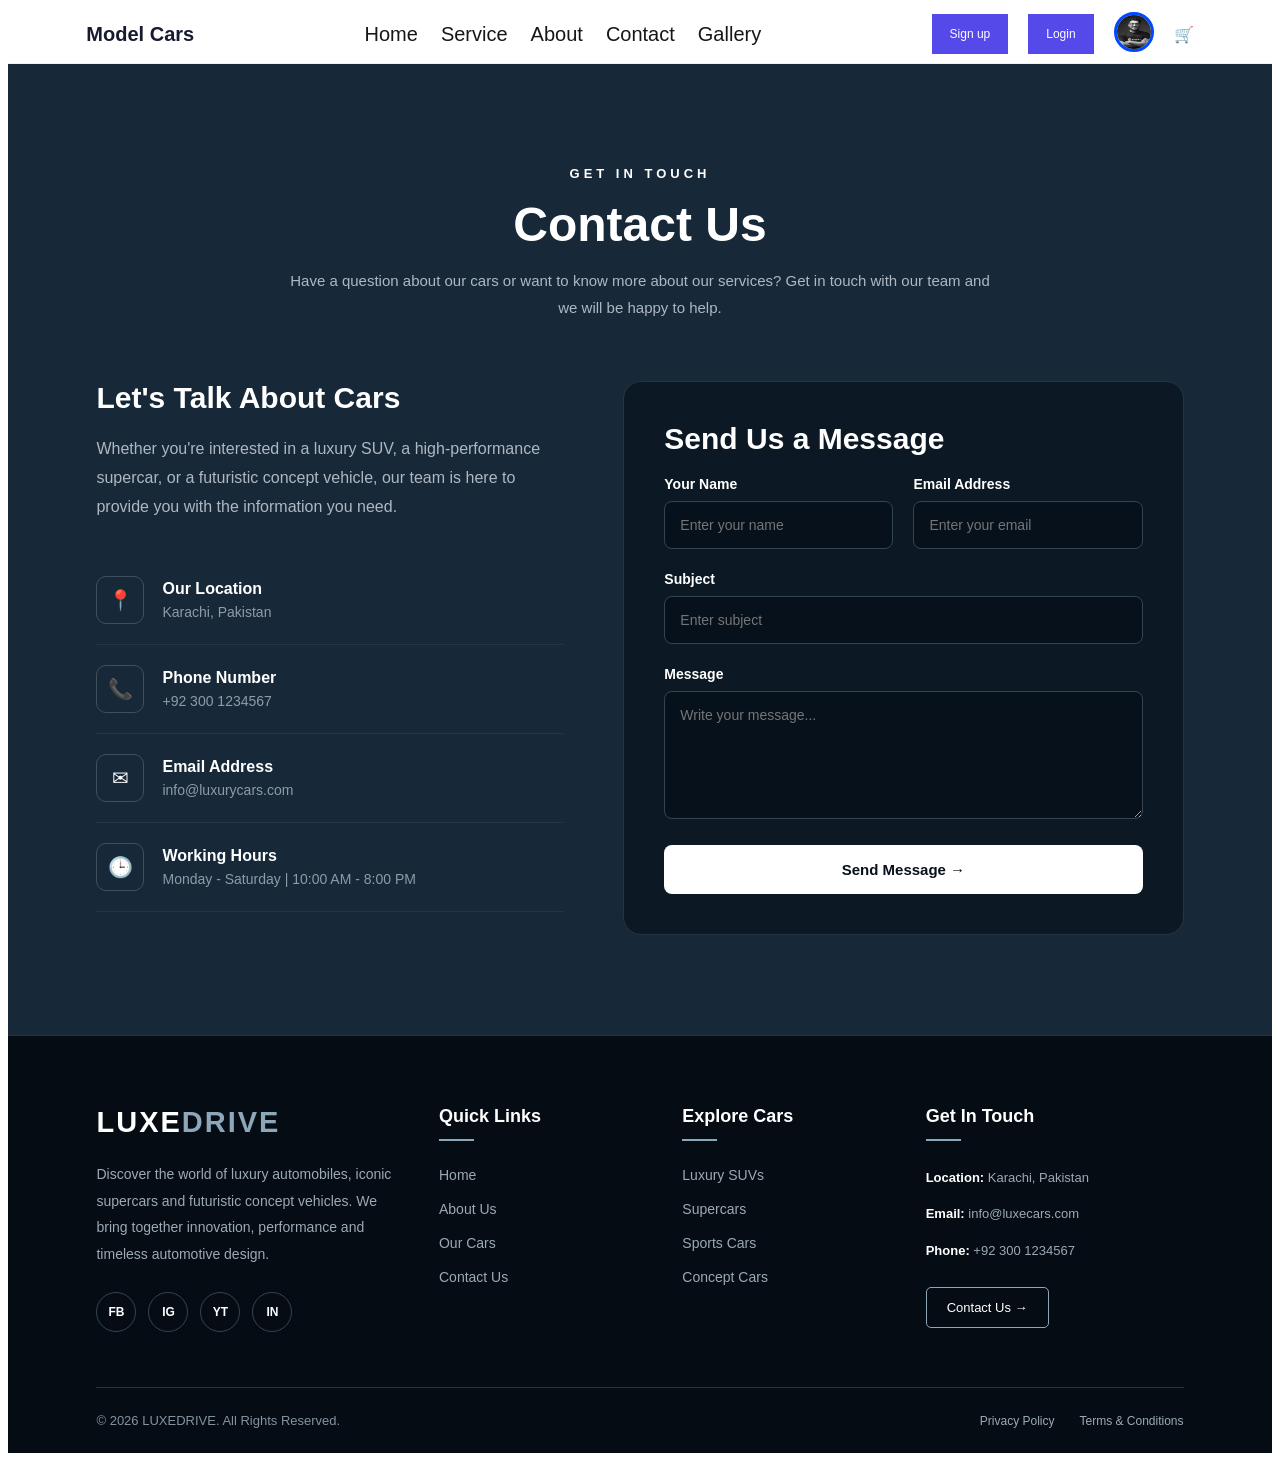
<file: htmlfile/contact.html>
<!DOCTYPE html>
<html lang="en">
<head>
    <meta charset="UTF-8">
    <meta name="viewport" content="width=device-width, initial-scale=1.0">
    <link rel="stylesheet" href="../css/contact.css">
    <link rel="stylesheet" href="../css/style.css">
    <title>Document</title>
</head>
<body>
<nav>
      <a href="./index.html" class="logo">
        Model Cars
      </a>

      <ul class="nav-links">
          <a href="./index.html">Home</a>
        </li>

        
          <a href="#Service">Service</a>
          
        </li>

        <li><a href="./about.html">About</a></li>
        <li><a href="./contact.html">Contact</a></li>
        <li><a href="#Gallery">Gallery</a></li>
      </ul>
      <div class="auth-button">

        <a href="./signup.html" class="nav-button" id="signup">Sign up</a>
        <a href="./login.html" class="nav-button" id="login">Login</a>
        <a href="./index.html" class="nav-button" onclick="logout()" id="logout">Logout</a>
        <a href="./profile.html" class="profile-btn"><img src="../img/images.jpg"
            style="border-radius: 50%; border: 3px solid rgb(1, 73, 255);" width="40px" height="40px"></a>
            <span>🛒</span>
      </div>
    </nav>


    <section class="contact-section" id="contact">

    <div class="contact-heading">
        <span>GET IN TOUCH</span>
        <h2>Contact Us</h2>
        <p>
            Have a question about our cars or want to know more about our
            services? Get in touch with our team and we will be happy to help.
        </p>
    </div>

    <div class="contact-container">
        <div class="contact-info">

            <h3>Let's Talk About Cars</h3>

            <p>
                Whether you're interested in a luxury SUV, a high-performance
                supercar, or a futuristic concept vehicle, our team is here
                to provide you with the information you need.
            </p>

            <div class="contact-box">
                <div class="contact-icon">📍</div>
                <div>
                    <h4>Our Location</h4>
                    <p>Karachi, Pakistan</p>
                </div>
            </div>

            <div class="contact-box">
                <div class="contact-icon">📞</div>
                <div>
                    <h4>Phone Number</h4>
                    <p>+92 300 1234567</p>
                </div>
            </div>

            <div class="contact-box">
                <div class="contact-icon">✉</div>
                <div>
                    <h4>Email Address</h4>
                    <p>info@luxurycars.com</p>
                </div>
            </div>

            <div class="contact-box">
                <div class="contact-icon">🕒</div>
                <div>
                    <h4>Working Hours</h4>
                    <p>Monday - Saturday | 10:00 AM - 8:00 PM</p>
                </div>
            </div>

        </div>

        <div class="contact-form">

            <h3>Send Us a Message</h3>

            <form>

                <div class="input-row">

                    <div class="input-group">
                        <label>Your Name</label>
                        <input type="text" placeholder="Enter your name">
                    </div>

                    <div class="input-group">
                        <label>Email Address</label>
                        <input type="email" placeholder="Enter your email">
                    </div>

                </div>

                <div class="input-group">
                    <label>Subject</label>
                    <input type="text" placeholder="Enter subject">
                </div>

                <div class="input-group">
                    <label>Message</label>
                    <textarea rows="6" placeholder="Write your message..."></textarea>
                </div>

                <button type="submit">Send Message →</button>

            </form>

            
        </div>
    </div>
</section>

<footer class="main-footer">

    <div class="footer-container">

        <div class="footer-about">
            <h2 class="footer-logo">LUXE<span>DRIVE</span></h2>

            <p>
                Discover the world of luxury automobiles, iconic supercars
                and futuristic concept vehicles. We bring together
                innovation, performance and timeless automotive design.
            </p>

            <div class="social-links">
                <a href="#" aria-label="Facebook">FB</a>
                <a href="#" aria-label="Instagram">IG</a>
                <a href="#" aria-label="YouTube">YT</a>
                <a href="#" aria-label="LinkedIn">IN</a>
            </div>
        </div>
        <div class="footer-links">
            <h3>Quick Links</h3>
            <ul>
                <li><a href="#home">Home</a></li>
                <li><a href="#about">About Us</a></li>
                <li><a href="#cars">Our Cars</a></li>
                <li><a href="#contact">Contact Us</a></li>
            </ul>
        </div>

        <div class="footer-links">
            <h3>Explore Cars</h3>
            <ul>
                <li><a href="#cars">Luxury SUVs</a></li>
                <li><a href="#cars">Supercars</a></li>
                <li><a href="#cars">Sports Cars</a></li>
                <li><a href="#cars">Concept Cars</a></li>
            </ul>
        </div>

        <div class="footer-contact">
            <h3>Get In Touch</h3>

            <p><span>Location:</span> Karachi, Pakistan</p>
            <p><span>Email:</span> info@luxecars.com</p>
            <p><span>Phone:</span> +92 300 1234567</p>

            <a href="./contact.html" class="footer-btn">
                Contact Us →
            </a>
        </div>

    </div>

    <div class="footer-bottom">
        <p>
            © 2026 LUXEDRIVE. All Rights Reserved.
        </p>

        <div class="bottom-links">
            <a href="#">Privacy Policy</a>
            <a href="#">Terms & Conditions</a>
        </div>
    </div>

</footer>
<script src="../js/app.js"></script>
<script src="../js/script.js"></script>
</body>
</html>
</file>
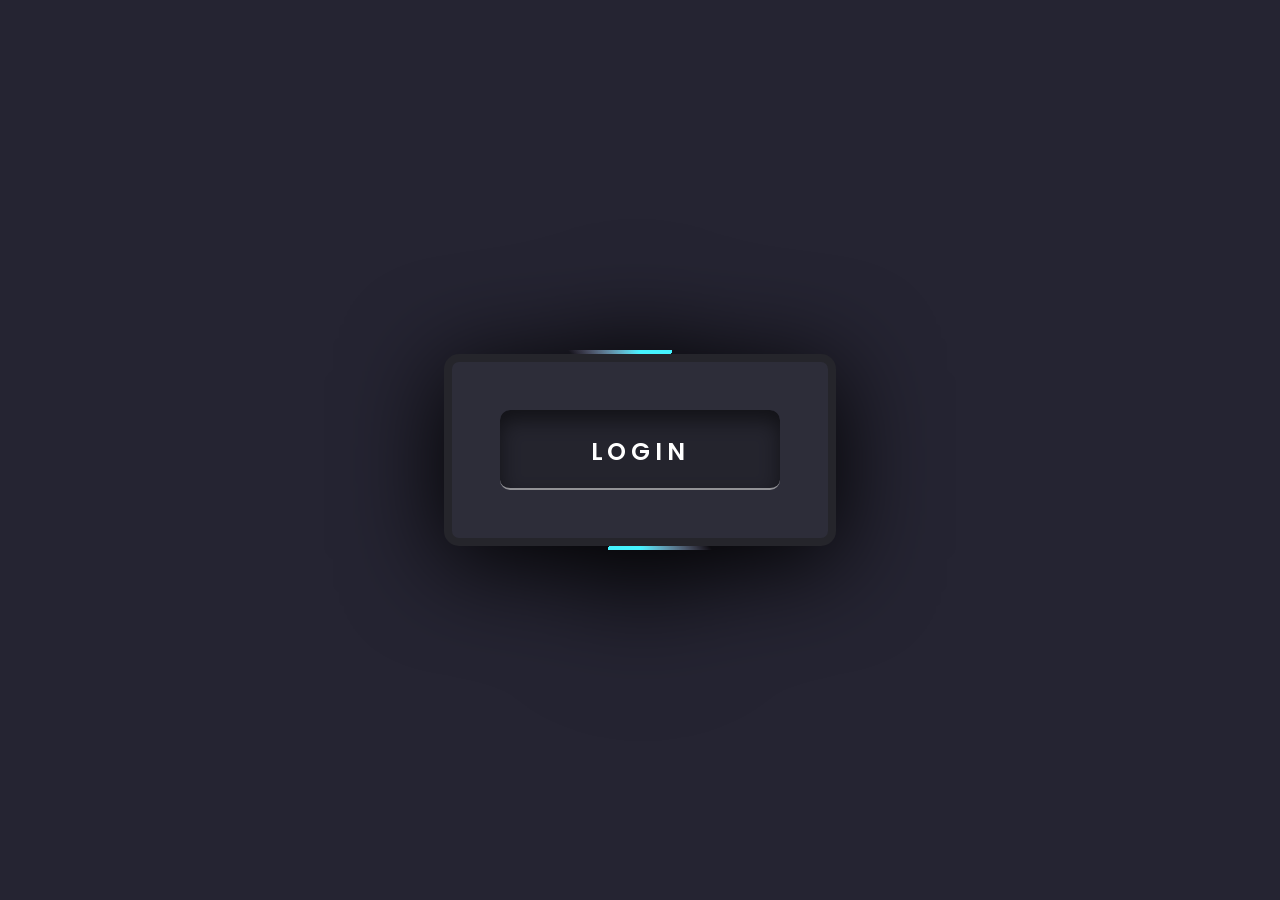
<file: htmlfile/login.html>
<!DOCTYPE html>
<html lang="en">

<head>
  <meta charset="UTF-8">
  <meta name="viewport" content="width=device-width, initial-scale=1.0">
  <title>Document</title>
  <link rel="stylesheet" href="../css/log.css">

</head>

<body>

  <div class="box">
    <div class="login">
      <div class="loginBx">
        <h2>
          <i class="fa-solid fa-right-to-bracket"></i>
          Login
          <i class="fa-solid fa-heart"></i>
        </h2>
        <input type="text" id="loginemail" placeholder="Email">
        <input type="password" id="loginpassword" placeholder="Password">
        <input type="submit" onclick="login()" value="LOG in" />
        <div class="group">
          <a href="#">Forgot Password</a>
          <a href="./signup.html">Sign Up</a>
        </div>
      </div>
    </div>
  </div>
  <script src="../js/app.js"></script>
</body>

</html>
</file>
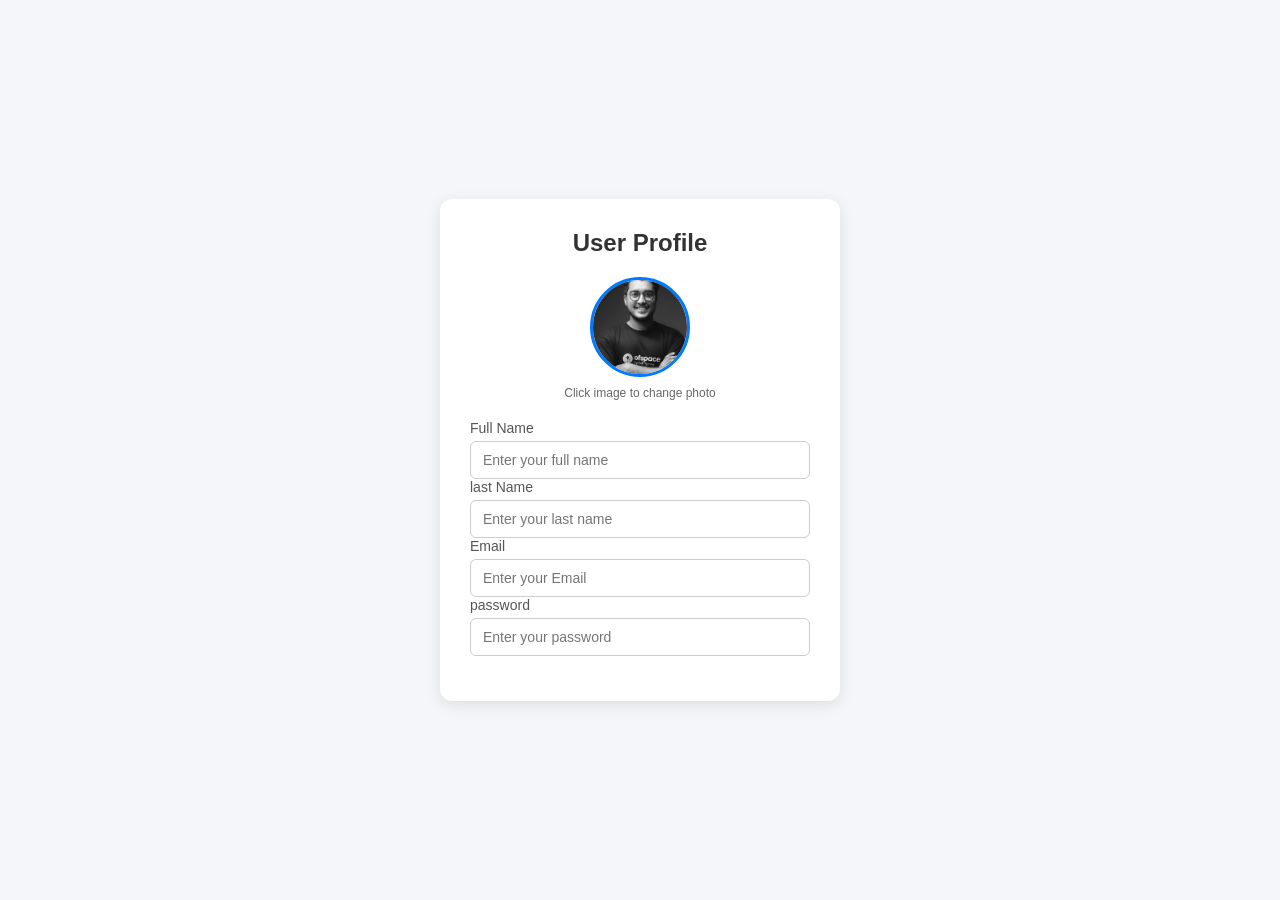
<file: htmlfile/profile.html>
<!DOCTYPE html>
<html lang="ur">
<head>
  <meta charset="UTF-8">
  <meta name="viewport" content="width=device-width, initial-scale=1.0">
  <title>User Profile Form</title>
  <link rel="stylesheet" href="../css/prof.css">
</head>
<body>

  <div class="profile-card">
    <h2>User Profile</h2>
    
    <form>
      
      
      <div class="avatar-upload">
        <label for="imageUpload">
          <img id="imagePreview" src="../img/images.jpg">
        </label>
        <input type="file" id="imageUpload" accept="image/*" hidden>
        <p>Click image to change photo</p>
      </div>

    
      <div class="input-group">
        <label for="fullname">Full Name</label>
        <input type="text" id="fullname" placeholder="Enter your full name" required>

        <label for="fullname">last Name</label>
        <input type="text" id="fullname" placeholder="Enter your last name" required>

        <label for="fullname">Email</label>
        <input type="text" id="fullname" placeholder="Enter your Email" required>

        <label for="fullname">password</label>
        <input type="text" id="password" placeholder="Enter your password" required>
      </div>


</body>
</html>
</file>
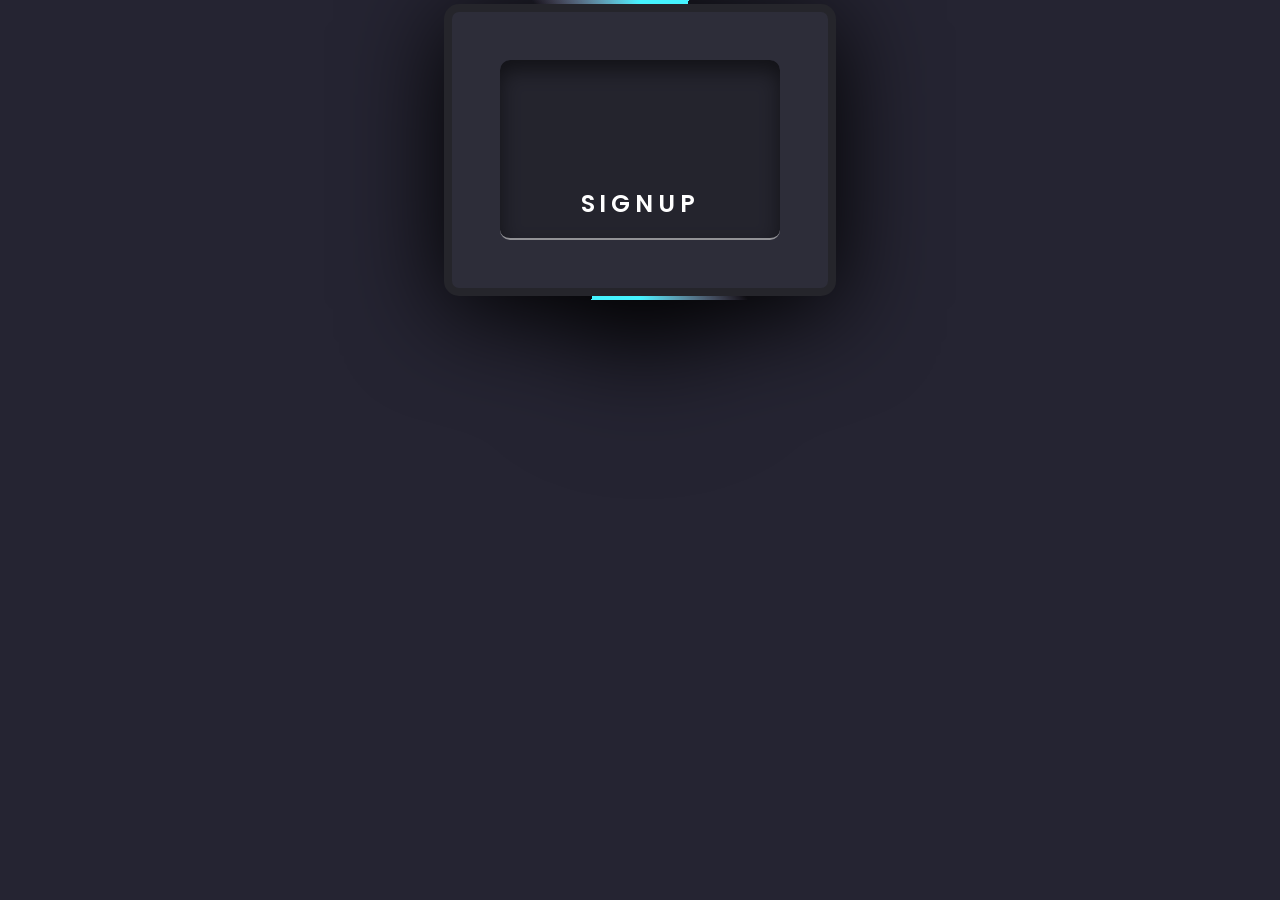
<file: htmlfile/signup.html>
<!DOCTYPE html>
<html lang="en">

<head>
  <meta charset="UTF-8">
  <meta name="viewport" content="width=device-width, initial-scale=1.0">
  <title>Document</title>
  <link rel="stylesheet" href="../css/stat.css">
</head>

<body>

  <div class="box">
    <div class="Signup">
      <div class="loginBx">
        <h2>
          <i class="fa-solid fa-right-to-bracket"></i>
          SIGNUP
          <i class="fa-solid fa-heart"></i>
        </h2>

        <input type="text" id="" placeholder="F name">
        <input type="text" id="" placeholder="Last name">
        <input type="text" id="" placeholder="password">
        <input type="text" id="email" placeholder="Email">
        <input type="text" id="" placeholder="Contact">
        <input type="password" id="password" placeholder="Password">
        <input type="submit" onclick="signUp()" value="signUp">
        <div class="group">
          <a href="#">Forgot Password</a>
          <a href="./login.html">Sign in</a>
        </div>
      </div>
    </div>
  </div>

  <script src="../js/app.js"></script>
</body>

</html>
</file>
<file: cardsfile/card1.css>
* {
    margin: 0;
    padding: 0;
    box-sizing: border-box;
}

body {
    font-family: Arial, sans-serif;
    background: #f1f3f6;
    color: #222;
}

.website {
  background: #fff;
  min-height: calc(100vh - 13px);
  border-radius: 10px;
  overflow: hidden;
  position: relative;
}

nav {
  height: 59px;
  display: flex;
  align-items: center;
  justify-content: space-between;
  padding: 0 6.2%;
  border-bottom: 1px solid #f1f1f1;
}

.logo {
  display: flex;
  align-items: center;
  font-size: 20px;
  font-weight: bold;
  color: #171a30;
  text-decoration: none;
}

.logo-icon {
  width: 22px;
  height: 22px;
  border-radius: 50%;
  background: #5549ed;
  color: white;
  display: flex;
  align-items: center;
  justify-content: center;
  font-size: 10px;
}

.nav-links {
  display: flex;
  align-items: center;
  gap: 23px;
  list-style: none;
}

.nav-links a {
  text-decoration: none;
  font-size: 20px;
  color: #171717;
  transition: color 0.3s;
}

.nav-links a:hover {
  color: #5549ed;
}


.auth-button {
  display: flex;
  justify-content: center;
  align-items: center;
  gap: 20px;

}

.nav-button {
  background: #5549e9;
  color: white;
  text-decoration: none;
  padding: 13px 18px;
  font-size: 12px;
  transition: 0.3s;
  display: flex;
}

.nav-button:hover,
.primary-btn:hover {
  background: #3e33c9;
}



.car-details {
    width: 90%;
    max-width: 1100px;
    margin: 50px auto;
    background: white;
    border-radius: 15px;
    overflow: hidden;
    box-shadow: 0 5px 25px rgba(0,0,0,0.12);
}

.car-image img {
    width: 100%;
    height: 480px;
    object-fit: cover;
    display: block;
}

.car-content {
    padding: 35px;
}

.car-content h1 {
    font-size: 36px;
    color: #172536;
    margin-bottom: 15px;
}

.price {
    font-size: 30px;
    color: #20a85a;
    font-weight: bold;
    margin-bottom: 30px;
}

.car-content h2 {
    font-size: 23px;
    color: #172536;
    margin: 30px 0 15px;
    border-left: 5px solid #e63946;
    padding-left: 12px;
}

.car-content p {
    font-size: 16px;
    line-height: 1.9;
    color: #666;
    margin-bottom: 15px;
}


.specifications {
    display: grid;
    grid-template-columns: repeat(2, 1fr);
    gap: 18px;
    margin-top: 20px;
}

.spec {
    background: #f3f5f8;
    padding: 20px;
    border-radius: 10px;
    border-left: 4px solid #e63946;
}

.spec h3 {
    font-size: 16px;
    color: #172536;
    margin-bottom: 10px;
}

.spec p {
    margin: 0;
    font-weight: bold;
    color: #555;
}


.car-content ul {
    padding-left: 25px;
}

.car-content ul li {
    color: #555;
    font-size: 16px;
    margin-bottom: 12px;
}


.back-btn {
    display: inline-block;
    margin-top: 30px;
    padding: 14px 30px;
    background: #293e50;
    color: white;
    text-decoration: none;
    border-radius: 7px;
    transition: 0.3s;
}

.back-btn:hover {
    background: #e63946;
}



@media (max-width: 600px) {

    .car-details {
        width: 95%;
        margin: 20px auto;
    }

    .car-image img {
        height: 250px;
    }

    .car-content {
        padding: 20px;
    }

    .car-content h1 {
        font-size: 27px;
    }

    .specifications {
        grid-template-columns: 1fr;
    }
}

.btn {
    display: inline-block;
    margin-top: 30px;
    padding: 14px 30px;
    background: #b48484;
    color: white;
    text-decoration: none;
    border-radius: 7px;
    transition: 0.3s;
}
</file>
<file: cardsfile/card2.css>
*{
    margin: 0;
    padding: 0;
    box-sizing: border-box;
}

body {
    font-family: Arial, sans-serif;
    background: #f1f3f6;
    color: #222;
}

.car-details {
    width: 90%;
    max-width: 1100px;
    margin: 50px auto;
    background: white;
    border-radius: 15px;
    overflow: hidden;
    box-shadow: 0 5px 25px rgba(0,0,0,0.12);
}

.car-image img {
    width: 100%;
    height: 480px;
    object-fit: cover;
    display: block;
}

.car-content {
    padding: 35px;
}

.car-content h1 {
    font-size: 36px;
    color: #172536;
    margin-bottom: 15px;
}

.price {
    font-size: 30px;
    color: #20a85a;
    font-weight: bold;
    margin-bottom: 30px;
}

.car-content h2 {
    font-size: 23px;
    color: #172536;
    margin: 30px 0 15px;
    border-left: 5px solid #e63946;
    padding-left: 12px;
}

.car-content p {
    font-size: 16px;
    line-height: 1.9;
    color: #666;
    margin-bottom: 15px;
}


.specifications {
    display: grid;
    grid-template-columns: repeat(2, 1fr);
    gap: 18px;
    margin-top: 20px;
}

.spec {
    background: #f3f5f8;
    padding: 20px;
    border-radius: 10px;
    border-left: 4px solid #e63946;
}

.spec h3 {
    font-size: 16px;
    color: #172536;
    margin-bottom: 10px;
}

.spec p {
    margin: 0;
    font-weight: bold;
    color: #555;
}


.car-content ul {
    padding-left: 25px;
}

.car-content ul li {
    color: #555;
    font-size: 16px;
    margin-bottom: 12px;
}


.back-btn {
    display: inline-block;
    margin-top: 30px;
    padding: 14px 30px;
    background: #293e50;
    color: white;
    text-decoration: none;
    border-radius: 7px;
    transition: 0.3s;
}

.back-btn:hover {
    background: #e63946;
}



@media (max-width: 600px) {

    .car-details {
        width: 95%;
        margin: 20px auto;
    }

    .car-image img {
        height: 250px;
    }

    .car-content {
        padding: 20px;
    }

    .car-content h1 {
        font-size: 27px;
    }

    .specifications {
        grid-template-columns: 1fr;
    }
}
</file>
<file: cardsfile/card3.css>
* {
    margin: 0;
    padding: 0;
    box-sizing: border-box;
}

body {
    font-family: Arial, sans-serif;
    background: #f1f3f6;
    color: #222;
}

.car-details {
    width: 90%;
    max-width: 1100px;
    margin: 50px auto;
    background: white;
    border-radius: 15px;
    overflow: hidden;
    box-shadow: 0 5px 25px rgba(0,0,0,0.12);
}

.car-image img {
    width: 100%;
    height: 480px;
    object-fit: cover;
    display: block;
}

.car-content {
    padding: 35px;
}

.car-content h1 {
    font-size: 36px;
    color: #172536;
    margin-bottom: 15px;
}

.price {
    font-size: 30px;
    color: #20a85a;
    font-weight: bold;
    margin-bottom: 30px;
}

.car-content h2 {
    font-size: 23px;
    color: #172536;
    margin: 30px 0 15px;
    border-left: 5px solid #e63946;
    padding-left: 12px;
}

.car-content p {
    font-size: 16px;
    line-height: 1.9;
    color: #666;
    margin-bottom: 15px;
}


.specifications {
    display: grid;
    grid-template-columns: repeat(2, 1fr);
    gap: 18px;
    margin-top: 20px;
}

.spec {
    background: #f3f5f8;
    padding: 20px;
    border-radius: 10px;
    border-left: 4px solid #e63946;
}

.spec h3 {
    font-size: 16px;
    color: #172536;
    margin-bottom: 10px;
}

.spec p {
    margin: 0;
    font-weight: bold;
    color: #555;
}


.car-content ul {
    padding-left: 25px;
}

.car-content ul li {
    color: #555;
    font-size: 16px;
    margin-bottom: 12px;
}


.back-btn {
    display: inline-block;
    margin-top: 30px;
    padding: 14px 30px;
    background: #293e50;
    color: white;
    text-decoration: none;
    border-radius: 7px;
    transition: 0.3s;
}

.back-btn:hover {
    background: #e63946;
}



@media (max-width: 600px) {

    .car-details {
        width: 95%;
        margin: 20px auto;
    }

    .car-image img {
        height: 250px;
    }

    .car-content {
        padding: 20px;
    }

    .car-content h1 {
        font-size: 27px;
    }

    .specifications {
        grid-template-columns: 1fr;
    }
}
</file>
<file: cardsfile/card4.css>
* {
    margin: 0;
    padding: 0;
    box-sizing: border-box;
}

body {
    font-family: Arial, sans-serif;
    background: #f1f3f6;
    color: #222;
}

.car-details {
    width: 90%;
    max-width: 1100px;
    margin: 50px auto;
    background: white;
    border-radius: 15px;
    overflow: hidden;
    box-shadow: 0 5px 25px rgba(0,0,0,0.12);
}

.car-image img {
    width: 100%;
    height: 480px;
    object-fit: cover;
    display: block;
}

.car-content {
    padding: 35px;
}

.car-content h1 {
    font-size: 36px;
    color: #172536;
    margin-bottom: 15px;
}

.price {
    font-size: 30px;
    color: #20a85a;
    font-weight: bold;
    margin-bottom: 30px;
}

.car-content h2 {
    font-size: 23px;
    color: #172536;
    margin: 30px 0 15px;
    border-left: 5px solid #e63946;
    padding-left: 12px;
}

.car-content p {
    font-size: 16px;
    line-height: 1.9;
    color: #666;
    margin-bottom: 15px;
}


.specifications {
    display: grid;
    grid-template-columns: repeat(2, 1fr);
    gap: 18px;
    margin-top: 20px;
}

.spec {
    background: #f3f5f8;
    padding: 20px;
    border-radius: 10px;
    border-left: 4px solid #e63946;
}

.spec h3 {
    font-size: 16px;
    color: #172536;
    margin-bottom: 10px;
}

.spec p {
    margin: 0;
    font-weight: bold;
    color: #555;
}


.car-content ul {
    padding-left: 25px;
}

.car-content ul li {
    color: #555;
    font-size: 16px;
    margin-bottom: 12px;
}


.back-btn {
    display: inline-block;
    margin-top: 30px;
    padding: 14px 30px;
    background: #293e50;
    color: white;
    text-decoration: none;
    border-radius: 7px;
    transition: 0.3s;
}

.back-btn:hover {
    background: #e63946;
}



@media (max-width: 600px) {

    .car-details {
        width: 95%;
        margin: 20px auto;
    }

    .car-image img {
        height: 250px;
    }

    .car-content {
        padding: 20px;
    }

    .car-content h1 {
        font-size: 27px;
    }

    .specifications {
        grid-template-columns: 1fr;
    }
}
</file>
<file: cardsfile/card5.css>
* {
    margin: 0;
    padding: 0;
    box-sizing: border-box;
}

body {
    font-family: Arial, sans-serif;
    background: #f1f3f6;
    color: #222;
}

.car-details {
    width: 90%;
    max-width: 1100px;
    margin: 50px auto;
    background: white;
    border-radius: 15px;
    overflow: hidden;
    box-shadow: 0 5px 25px rgba(0,0,0,0.12);
}

.car-image img {
    width: 100%;
    height: 480px;
    object-fit: cover;
    display: block;
}

.car-content {
    padding: 35px;
}

.car-content h1 {
    font-size: 36px;
    color: #172536;
    margin-bottom: 15px;
}

.price {
    font-size: 30px;
    color: #20a85a;
    font-weight: bold;
    margin-bottom: 30px;
}

.car-content h2 {
    font-size: 23px;
    color: #172536;
    margin: 30px 0 15px;
    border-left: 5px solid #e63946;
    padding-left: 12px;
}

.car-content p {
    font-size: 16px;
    line-height: 1.9;
    color: #666;
    margin-bottom: 15px;
}


.specifications {
    display: grid;
    grid-template-columns: repeat(2, 1fr);
    gap: 18px;
    margin-top: 20px;
}

.spec {
    background: #f3f5f8;
    padding: 20px;
    border-radius: 10px;
    border-left: 4px solid #e63946;
}

.spec h3 {
    font-size: 16px;
    color: #172536;
    margin-bottom: 10px;
}

.spec p {
    margin: 0;
    font-weight: bold;
    color: #555;
}


.car-content ul {
    padding-left: 25px;
}

.car-content ul li {
    color: #555;
    font-size: 16px;
    margin-bottom: 12px;
}


.back-btn {
    display: inline-block;
    margin-top: 30px;
    padding: 14px 30px;
    background: #293e50;
    color: white;
    text-decoration: none;
    border-radius: 7px;
    transition: 0.3s;
}

.back-btn:hover {
    background: #e63946;
}



@media (max-width: 600px) {

    .car-details {
        width: 95%;
        margin: 20px auto;
    }

    .car-image img {
        height: 250px;
    }

    .car-content {
        padding: 20px;
    }

    .car-content h1 {
        font-size: 27px;
    }

    .specifications {
        grid-template-columns: 1fr;
    }
}
</file>
<file: cardsfile/card6.css>
* {
    margin: 0;
    padding: 0;
    box-sizing: border-box;
}

body {
    font-family: Arial, sans-serif;
    background: #f1f3f6;
    color: #222;
}

.car-details {
    width: 90%;
    max-width: 1100px;
    margin: 50px auto;
    background: white;
    border-radius: 15px;
    overflow: hidden;
    box-shadow: 0 5px 25px rgba(0,0,0,0.12);
}

.car-image img {
    width: 100%;
    height: 480px;
    object-fit: cover;
    display: block;
}

.car-content {
    padding: 35px;
}

.car-content h1 {
    font-size: 36px;
    color: #172536;
    margin-bottom: 15px;
}

.price {
    font-size: 30px;
    color: #20a85a;
    font-weight: bold;
    margin-bottom: 30px;
}

.car-content h2 {
    font-size: 23px;
    color: #172536;
    margin: 30px 0 15px;
    border-left: 5px solid #e63946;
    padding-left: 12px;
}

.car-content p {
    font-size: 16px;
    line-height: 1.9;
    color: #666;
    margin-bottom: 15px;
}


.specifications {
    display: grid;
    grid-template-columns: repeat(2, 1fr);
    gap: 18px;
    margin-top: 20px;
}

.spec {
    background: #f3f5f8;
    padding: 20px;
    border-radius: 10px;
    border-left: 4px solid #e63946;
}

.spec h3 {
    font-size: 16px;
    color: #172536;
    margin-bottom: 10px;
}

.spec p {
    margin: 0;
    font-weight: bold;
    color: #555;
}


.car-content ul {
    padding-left: 25px;
}

.car-content ul li {
    color: #555;
    font-size: 16px;
    margin-bottom: 12px;
}


.back-btn {
    display: inline-block;
    margin-top: 30px;
    padding: 14px 30px;
    background: #293e50;
    color: white;
    text-decoration: none;
    border-radius: 7px;
    transition: 0.3s;
}

.back-btn:hover {
    background: #e63946;
}



@media (max-width: 600px) {

    .car-details {
        width: 95%;
        margin: 20px auto;
    }

    .car-image img {
        height: 250px;
    }

    .car-content {
        padding: 20px;
    }

    .car-content h1 {
        font-size: 27px;
    }

    .specifications {
        grid-template-columns: 1fr;
    }
}
</file>
<file: css/about.css>
* {
  margin: 0;
  padding: 0;
  box-sizing: border-box;
}

body {
  font-family: Arial, Helvetica, sans-serif;
  min-height: 100vh;
  padding: 5px 8px 8px;
  color: #171a30;
}

.website {
  background: #fff;
  min-height: calc(100vh - 13px);
  border-radius: 10px;
  overflow: hidden;
  position: relative;
}

nav {
  height: 59px;
  display: flex;
  align-items: center;
  justify-content: space-between;
  padding: 0 6.2%;
  border-bottom: 1px solid #f1f1f1;
}

.logo {
  display: flex;
  align-items: center;
  font-size: 20px;
  font-weight: bold;
  color: #171a30;
  text-decoration: none;
}

.logo-icon {
  width: 22px;
  height: 22px;
  border-radius: 50%;
  background: #5549ed;
  color: white;
  display: flex;
  align-items: center;
  justify-content: center;
  font-size: 10px;
}

.nav-links {
  display: flex;
  align-items: center;
  gap: 23px;
  list-style: none;
}

.nav-links a {
  text-decoration: none;
  font-size: 20px;
  color: #171717;
  transition: color 0.3s;
}

.nav-links a:hover {
  color: #5549ed;
}

.dropdown {
  position: relative;
}

.dropdown>a::after {
  content: "⌄";
  margin-left: 5px;
  font-size: 20px;
}

.dropdown-menu {
  display: none;
  position: absolute;
  top: 20px;
  left: 0;
  width: 135px;
  background: white;
  box-shadow: 0 5px 20px #00000018;
  border-radius: 5px;
  padding: 10px;
  z-index: 5;
}

.dropdown-menu a {
  display: block;
  padding: 8px;
}

.dropdown:hover .dropdown-menu {
  display: block;
}
.cars-section {
    width: 100%;
    min-height: 100vh;
    padding: 70px 6%;
}

.heading {
    text-align: center;
    max-width: 750px;
    margin: 0 auto 50px;
}

.heading span {
    font-size: 13px;
    letter-spacing: 4px;
    font-weight: bold;
}

.heading h1 {
    font-size: 48px;
    margin: 12px 0;
}

.heading p {
    color: #000000;
    line-height: 1.7;
}

.slider {
    position: relative;
    max-width: 1250px;
    min-height: 560px;
    margin: auto;
    overflow: hidden;
    border-radius: 25px;
    background: #101d29;
}

.slide {
    display: none;
    grid-template-columns: 55% 45%;
    min-height: 560px;
    animation: fade 0.6s ease;
}

.slide.active {
    display: grid;
}

@keyframes fade {
    from {
        opacity: 0;
        transform: translateX(20px);
    }

    to {
        opacity: 1;
        transform: translateX(0);
    }
}

.car-image {
    height: 560px;
    overflow: hidden;
}

.car-image img {
    width: 100%;
    height: 100%;
    object-fit: cover;
    transition: 0.6s;
}

.car-image img:hover {
    transform: scale(1.05);
}

.car-info {
    padding: 55px 50px;
}

.number {
    color: #8e9ba8;
    font-size: 14px;
    letter-spacing: 2px;
}

.car-info h2 {
    font-size: 42px;
    margin: 15px 0 25px;
}

.car-info p {
    color: #b7c1ca;
    font-size: 15px;
    line-height: 1.8;
    margin-bottom: 15px;
}

.features {
    display: flex;
    gap: 12px;
    margin-top: 30px;
}

.features div {
    flex: 1;
    padding: 15px;
    border: 1px solid #30404e;
    border-radius: 10px;
}

.features strong {
    display: block;
    font-size: 16px;
    margin-bottom: 6px;
}

.features small {
    color: #8996a2;
    font-size: 11px;
}

.prev,
.next {
    position: absolute;
    top: 50%;
    transform: translateY(-50%);
    width: 50px;
    height: 50px;
    border: none;
    border-radius: 50%;
    background: rgba(0, 0, 0, 0.65);
    color: white;
    font-size: 22px;
    cursor: pointer;
    z-index: 5;
    transition: 0.3s;
}

.prev {
    left: 20px;
}

.next {
    right: 20px;
}

.prev:hover,
.next:hover {
    background: white;
    color: black;
}

.dots {
    display: flex;
    justify-content: center;
    gap: 10px;
    margin-top: 25px;
}

.dot {
    width: 12px;
    height: 12px;
    border-radius: 50%;
    background: #52606c;
    cursor: pointer;
    transition: 0.3s;
}

.active-dot {
    width: 35px;
    border-radius: 10px;
    background: white;
}


/* Tablet */
@media (max-width: 900px) {

    .slide {
        grid-template-columns: 1fr;
    }

    .car-image {
        height: 400px;
    }

    .car-info {
        padding: 40px;
    }

    .slider {
        min-height: auto;
    }
}


/* Mobile */
@media (max-width: 600px) {

    .cars-section {
        padding: 40px 4%;
    }

    .heading h1 {
        font-size: 32px;
    }

    .heading {
        margin-bottom: 30px;
    }

    .car-image {
        height: 280px;
    }

    .car-info {
        padding: 30px 25px;
    }

    .car-info h2 {
        font-size: 30px;
    }

    .car-info p {
        font-size: 14px;
    }

    .features {
        flex-direction: column;
    }

    .prev,
    .next {
        width: 42px;
        height: 42px;
        font-size: 18px;
    }

    .prev {
        left: 10px;
    }

    .next {
        right: 10px;
    }
}
</file>
<file: css/style.css>
* {
  margin: 0;
  padding: 0;
  box-sizing: border-box;
}

body {
  font-family: Arial, Helvetica, sans-serif;
  min-height: 100vh;
  padding: 5px 8px 8px;
  color: #171a30;
}

.website {
  background: #fff;
  min-height: calc(100vh - 13px);
  border-radius: 10px;
  overflow: hidden;
  position: relative;
}

nav {
  height: 59px;
  display: flex;
  align-items: center;
  justify-content: space-between;
  padding: 0 6.2%;
  border-bottom: 1px solid #f1f1f1;
}

.logo {
  display: flex;
  align-items: center;
  font-size: 20px;
  font-weight: bold;
  color: #171a30;
  text-decoration: none;
}

.logo-icon {
  width: 22px;
  height: 22px;
  border-radius: 50%;
  background: #5549ed;
  color: white;
  display: flex;
  align-items: center;
  justify-content: center;
  font-size: 10px;
}

.nav-links {
  display: flex;
  align-items: center;
  gap: 23px;
  list-style: none;
}

.nav-links a {
  text-decoration: none;
  font-size: 20px;
  color: #171717;
  transition: color 0.3s;
}

.nav-links a:hover {
  color: #5549ed;
}

.dropdown {
  position: relative;
}

.dropdown>a::after {
  content: "⌄";
  margin-left: 5px;
  font-size: 20px;
}

.dropdown-menu {
  display: none;
  position: absolute;
  top: 20px;
  left: 0;
  width: 135px;
  background: white;
  box-shadow: 0 5px 20px #00000018;
  border-radius: 5px;
  padding: 10px;
  z-index: 5;
}

.dropdown-menu a {
  display: block;
  padding: 8px;
}

.dropdown:hover .dropdown-menu {
  display: block;
}

.auth-button {
  display: flex;
  justify-content: center;
  align-items: center;
  gap: 20px;

}

.nav-button {
  background: #5549e9;
  color: white;
  text-decoration: none;
  padding: 13px 18px;
  font-size: 12px;
  transition: 0.3s;
  display: flex;
}

.nav-button:hover,
.primary-btn:hover {
  background: #3e33c9;
}


.hero {
  min-height: 490px;
  display: flex;
  align-items: center;
  justify-content: space-between;
  padding: 35px 6.2%;
  gap: 25px;
}

.hero-content {
  width: 48%;
  max-width: 450px;
}

.hero-content h1 {
  font-size: clamp(27px, 3.2vw, 38px);
  line-height: 1.15;
  letter-spacing: -1px;
  font-weight: 600;
  margin-bottom: 14px;
}

.hero-content p {
  color: #60606b;
  font-size: 11px;
  line-height: 1.8;
  max-width: 410px;
  margin-bottom: 18px;
}

.hero-buttons {
  display: flex;
  gap: 9px;
  align-items: center;
}

.hero-buttons a {
  text-decoration: none;
  padding: 14px 18px;
  font-size: 12px;
  display: inline-block;
  transition: 0.3s;
}

.primary-btn {
  color: white;
  background: #5549e9;
}

.secondary-btn {
  background: #f5f1ff;
  color: #5549e9;
}

.secondary-btn:hover {
  background: #e9e2ff;
}


.section-2 {
  align-items: center;
  display: flex;
  justify-content: center;
  align-items: center;
  width: 100%;
}
.card-container {
  display: flex;
  gap: 25px;
  align-items: center;
  flex-wrap: wrap;
  justify-content: center;
  max-width: 1200px;
}

.car-card {
  background: #ffffff;
  border-radius: 12px;
  overflow: hidden;
  width: 350px;
  justify-content: center;
  align-items: center;
  box-shadow: 0 4px 15px rgba(0, 0, 0, 0.1);
  transition: transform 0.3s ease, box-shadow 0.3s ease;
}

.car-card:hover {
  transform: translateY(-8px);
  box-shadow: 0 10px 25px rgba(0, 0, 0, 0.15);
}

.car-img {
  width: 90%;
  height: 40px;
  object-fit: cover;
}

.car-content {
  padding: 20px;
}

.car-title {
  font-size: 22px;
  color: #333;
  margin-bottom: 10px;
}

.car-desc {
  font-size: 14px;
  color: #666;
  margin-bottom: 15px;
  line-height: 1.5;
}

.car-price {
  font-size: 18px;
  font-weight: bold;
  color: #27ae60;
  margin-bottom: 20px;
}

.details-btn {
  display: block;
  width: 100%;
  padding: 12px;
  background-color: #2c3e50;
  color: white;
  border: none;
  border-radius: 6px;
  font-size: 16px;
  cursor: pointer;
  transition: background-color 0.2s ease;
}

.details-btn:hover {
  background-color: #1abc9c;
}




.main-footer {
    background: #050c13;
    color: #ffffff;
    padding: 70px 7% 0;
    border-top: 1px solid #263541;
}

.footer-container {
    max-width: 1250px;
    margin: auto;
    display: grid;
    grid-template-columns: 1.5fr 1fr 1fr 1.3fr;
    gap: 45px;
    padding-bottom: 55px;
}


.footer-logo {
    font-size: 29px;
    letter-spacing: 2px;
    margin-bottom: 22px;
}

.footer-logo span {
    color: #8da6ba;
}

.footer-about p {
    color: #9caab6;
    font-size: 14px;
    line-height: 1.9;
    margin-bottom: 25px;
}

.social-links {
    display: flex;
    gap: 12px;
}

.social-links a {
    width: 40px;
    height: 40px;
    display: flex;
    justify-content: center;
    align-items: center;
    border: 1px solid #344552;
    border-radius: 50%;
    color: #ffffff;
    font-size: 12px;
    font-weight: bold;
    text-decoration: none;
    transition: 0.3s;
}

.social-links a:hover {
    background: #ffffff;
    color: #07111c;
    transform: translateY(-4px);
}

/* Footer Headings */

.footer-links h3,
.footer-contact h3 {
    font-size: 18px;
    margin-bottom: 25px;
    position: relative;
}

.footer-links h3::after,
.footer-contact h3::after {
    content: "";
    display: block;
    width: 35px;
    height: 2px;
    background: #8da6ba;
    margin-top: 12px;
}

/* Footer Lists */

.footer-links ul {
    list-style: none;
}

.footer-links ul li {
    margin-bottom: 16px;
}

.footer-links ul li a {
    color: #9caab6;
    font-size: 14px;
    text-decoration: none;
    transition: 0.3s;
}

.footer-links ul li a:hover {
    color: #ffffff;
    padding-left: 5px;
}

/* Contact Details */

.footer-contact p {
    color: #9caab6;
    font-size: 13px;
    line-height: 1.8;
    margin-bottom: 13px;
    overflow-wrap: anywhere;
}

.footer-contact p span {
    color: #ffffff;
    font-weight: bold;
}

/* Contact Button */

.footer-btn {
    display: inline-block;
    margin-top: 12px;
    padding: 12px 20px;
    border: 1px solid #8da6ba;
    border-radius: 5px;
    color: #ffffff;
    font-size: 13px;
    text-decoration: none;
    transition: 0.3s;
}

.footer-btn:hover {
    background: #ffffff;
    color: #07111c;
}

/* Bottom Footer */

.footer-bottom {
    max-width: 1250px;
    margin: auto;
    padding: 25px 0;
    border-top: 1px solid #263541;
    display: flex;
    justify-content: space-between;
    align-items: center;
    gap: 20px;
}

.footer-bottom p {
    color: #8493a0;
    font-size: 13px;
}

.bottom-links {
    display: flex;
    gap: 25px;
}

.bottom-links a {
    color: #9caab6;
    font-size: 12px;
    text-decoration: none;
    transition: 0.3s;
}

.bottom-links a:hover {
    color: #ffffff;
}

/* Tablet Responsive */

@media (max-width: 950px) {
    .footer-container {
        grid-template-columns: repeat(2, 1fr);
        gap: 40px;
    }
}

/* Mobile Responsive */

@media (max-width: 550px) {
    .main-footer {
        padding: 50px 6% 0;
    }

    .footer-container {
        grid-template-columns: 1fr;
        gap: 35px;
        padding-bottom: 35px;
    }

    .footer-bottom {
        flex-direction: column;
        text-align: center;
        padding: 25px 0;
    }

    .bottom-links {
        justify-content: center;
        flex-wrap: wrap;
        gap: 15px;
    }
}
</file>
<file: css/contact.css>
*{
    margin: 0%;
    padding: 0%;
    box-sizing: border-box;
    
}
.contact-section {
    width: 100%;
    padding: 100px 7%;
    background: #172838;
    color: white;
}

.contact-heading {
    max-width: 700px;
    margin: 0 auto 60px;
    text-align: center;
}

.contact-heading span {
    font-size: 13px;
    letter-spacing: 4px;
    font-weight: bold;
}

.contact-heading h2 {
    font-size: 48px;
    margin: 15px 0;
}

.contact-heading p {
    color: #aeb8c2;
    line-height: 1.8;
    font-size: 15px;
}

.contact-container {
    max-width: 1150px;
    margin: auto;
    display: grid;
    grid-template-columns: 1fr 1.2fr;
    gap: 60px;
}


/* Contact Information */

.contact-info h3,
.contact-form h3 {
    font-size: 30px;
    margin-bottom: 20px;
}

.contact-info > p {
    color: #aeb8c2;
    line-height: 1.8;
    margin-bottom: 35px;
}

.contact-box {
    display: flex;
    align-items: center;
    gap: 18px;
    padding: 20px 0;
    border-bottom: 1px solid #263541;
}

.contact-icon {
    width: 48px;
    height: 48px;
    display: flex;
    justify-content: center;
    align-items: center;
    border: 1px solid #40505d;
    border-radius: 10px;
    font-size: 20px;
}

.contact-box h4 {
    font-size: 16px;
    margin-bottom: 6px;
}

.contact-box p {
    color: #8f9ca7;
    font-size: 14px;
}


/* Form */

.contact-form {
    padding: 40px;
    border: 1px solid #263541;
    border-radius: 18px;
    background: #0c1925;
}

.input-row {
    display: grid;
    grid-template-columns: 1fr 1fr;
    gap: 20px;
}

.input-group {
    margin-bottom: 22px;
}

.input-group label {
    display: block;
    margin-bottom: 9px;
    font-size: 14px;
    font-weight: 600;
}

.input-group input,
.input-group textarea {
    width: 100%;
    padding: 15px;
    border: 1px solid #344552;
    border-radius: 8px;
    outline: none;
    background: #07111c;
    color: white;
    font-family: inherit;
    font-size: 14px;
    transition: 0.3s;
}

.input-group input:focus,
.input-group textarea:focus {
    border-color: #ffffff;
}

.input-group textarea {
    resize: vertical;
}

.contact-form button {
    width: 100%;
    padding: 16px;
    border: none;
    border-radius: 8px;
    background: white;
    color: #07111c;
    font-size: 15px;
    font-weight: bold;
    cursor: pointer;
    transition: 0.3s;
}

.contact-form button:hover {
    background: #dce4ea;
    transform: translateY(-2px);
}


/* Responsive */

@media (max-width: 850px) {

    .contact-container {
        grid-template-columns: 1fr;
        gap: 40px;
    }

    .contact-heading h2 {
        font-size: 38px;
    }
}

@media (max-width: 550px) {

    .contact-section {
        padding: 70px 5%;
    }

    .contact-heading h2 {
        font-size: 32px;
    }

    .contact-form {
        padding: 25px;
    }

    .input-row {
        grid-template-columns: 1fr;
        gap: 0;
    }

    .contact-info h3,
    .contact-form h3 {
        font-size: 25px;
    }
}
</file>
<file: css/log.css>
@import url("https://fonts.googleapis.com/css2?family=Poppins:ital,wght@0,100;0,200;0,300;0,400;0,500;0,600;0,700;0,800;0,900;1,100;1,200;1,300;1,400;1,500;1,600;1,700;1,800;1,900&display=swap");

* {
  margin: 0;
  padding: 0;
  box-sizing: border-box;
  font-family: "Poppins", sans-serif;
}

body {
  display: flex;
  justify-content: center;
  align-items: center;
  min-height: 100vh;
  background: #252432;
}

@property --a {
  syntax: "<angle>";
  inherits: false;
  initial-value: 0deg;
}

.box {
  position: relative;
  width: 400px;
  height: 200px;
  background: repeating-conic-gradient(
    from var(--a),
    #ff2770 0%,
    #ff2770 5%,
    transparent 5%,
    transparent 40%,
    #ff2770 50%
  );
  filter: drop-shadow(0 15px 50px #000);
  animation: rotating 4s linear infinite;
  border-radius: 20px;
  display: flex;
  justify-content: center;
  align-items: center;
  transition: 0.5s;
}

.box:hover {
  width: 450px;
  height: 600px;
}

@keyframes rotating {
  0% {
    --a: 0deg;
  }
  100% {
    --a: 360deg;
  }
}

.box::before {
  content: "";
  position: absolute;
  width: 100%;
  height: 100%;
  background: repeating-conic-gradient(
    from var(--a),
    #45f3ff 0%,
    #45f3ff 5%,
    transparent 5%,
    transparent 40%,
    #45f3ff 50%
  );
  filter: drop-shadow(0 15px 50px #000);
  border-radius: 20px;
  animation: rotating 4s linear infinite;
  animation-delay: -1s;
}

.box::after {
  content: "";
  position: absolute;
  inset: 4px;
  background: #2d2d39;
  border-radius: 15px;
  border: 8px solid #25252b;
}

.login {
  position: absolute;
  inset: 60px;
  display: flex;
  justify-content: center;
  align-items: center;
  border-radius: 10px;
  flex-direction: column;
  background: rgba(0, 0, 0, 0.2);
  z-index: 1000;
  box-shadow: inset 0 10px 20px rgba(0, 0, 0, 0.5);
  border-bottom: 2px solid rgba(255, 255, 255, 0.5);
  transition: 0.5s;
  color: #fff;
  overflow: hidden;
}


.Signup {
  position: absolute;
  inset: 60px;
  display: flex;
  justify-content: center;
  align-items: center;
  border-radius: 10px;
  flex-direction: column;
  background: rgba(0, 0, 0, 0.2);
  z-index: 1000;
  box-shadow: inset 0 10px 20px rgba(0, 0, 0, 0.5);
  border-bottom: 2px solid rgba(255, 255, 255, 0.5);
  transition: 0.5s;
  color: #fff;
  overflow: hidden;
}


.box:hover .login {
  inset: 40px;
}

.loginBx {
  position: relative;
  display: flex;
  justify-content: center;
  align-items: center;
  flex-direction: column;
  transform: translateY(126px);
  gap: 20px;
  width: 70%;
  transition: 0.5s;
}

.box:hover .loginBx {
  transform: translateY(0px);
}

.loginBx h2 {
  text-transform: uppercase;
  letter-spacing: 0.2em;
  font-weight: 600;
}

.loginBx h2 i {
  color: #ff2770;
  text-shadow: 0 0 5px #ff2770, 0 0 30px #ff2770;
}

.loginBx input {
  width: 100%;
  padding: 10px 20px;
  outline: none;
  font-size: 1em;
  color: #fff;
  background: rgba(0, 0, 0, 0.1);
  border: 2px solid #fff;
  border-radius: 30px;
}

.loginBx input::placeholder {
  color: #999;
}

.loginBx input[type="submit"] {
  background: #45f3ff;
  border: none;
  font-weight: 500;
  color: #111;
  cursor: pointer;
  transition: 0.5s;
}

.loginBx input[type="submit"]:hover {
  box-shadow: 0 0 10px #45f3ff, 0 0 60px #45f3ff;
}

.group {
  display: flex;
  width: 100%;
  justify-content: space-between;
}

.group a {
  color: #fff;
  text-decoration: none;
}

.group a:nth-child(2) {
  color: #ff2770;
  font-weight: 600;
}
</file>
<file: css/prof.css>
* {
  margin: 0;
  padding: 0;
  box-sizing: border-box;
  font-family: 'Poppins', sans-serif;
}

body {
  background-color: #f4f6f9;
  display: flex;
  justify-content: center;
  align-items: center;
  min-height: 100vh;
}

.profile-card {
  background: #ffffff;
  padding: 30px;
  border-radius: 12px;
  box-shadow: 0 4px 15px rgba(0, 0, 0, 0.1);
  width: 100%;
  max-width: 400px;
}

.profile-card h2 {
  text-align: center;
  margin-bottom: 20px;
  color: #333;
}

.avatar-upload {
  text-align: center;
  margin-bottom: 20px;
}

.avatar-upload img {
  width: 100px;
  height: 100px;
  border-radius: 50%;
  object-fit: cover;
  border: 3px solid #007bff;
  cursor: pointer;
  transition: opacity 0.3s ease;
}

.avatar-upload p {
  font-size: 12px;
  color: #666;
  margin-top: 5px;
}

.input-group {
  margin-bottom: 15px;
}

.input-group label {
  display: block;
  font-size: 14px;
  color: #555;
  margin-bottom: 5px;
  font-weight: 500;
}

.input-group input,
.input-group textarea {
  width: 100%;
  padding: 10px 12px;
  border: 1px solid #ccc;
  border-radius: 6px;
  font-size: 14px;
  outline: none;
  transition: border-color 0.3s;
}

.input-group input:focus,
.input-group textarea:focus {
  border-color: #007bff;
}

.btn-save {
  width: 100%;
  padding: 12px;
  background-color: #007bff;
  color: white;
  border: none;
  border-radius: 6px;
  font-size: 16px;
  font-weight: bold;
  cursor: pointer;
  transition: background-color 0.3s;
}

.btn-save:hover {
  background-color: #0056b3;
}
</file>
<file: css/stat.css>
@import url("https://fonts.googleapis.com/css2?family=Poppins:ital,wght@0,100;0,200;0,300;0,400;0,500;0,600;0,700;0,800;0,900;1,100;1,200;1,300;1,400;1,500;1,600;1,700;1,800;1,900&display=swap");

* {
  margin: 0;
  padding: 0;
  box-sizing: border-box;
  font-family: "Poppins", sans-serif;
}

body {
  display: flex;
  justify-content: center;
  align-items: center;
  /* min-height: 100vh; */
  background: #252432;
}

@property --a {
  syntax: "<angle>";
  inherits: false;
  initial-value: 0deg;
}

.box {
  position: relative;
  width: 400px;
  height: 300px;
  background: repeating-conic-gradient(
    from var(--a),
    #ff2770 0%,
    #ff2770 5%,
    transparent 5%,
    transparent 40%,
    #ff2770 50%
  );
  filter: drop-shadow(0 15px 50px #000);
  animation: rotating 4s linear infinite;
  border-radius: 20px;
  display: flex;
  justify-content: center;
  align-items: center;
  transition: 0.5s;
}

.box:hover {
  width: 450px;
  height: 700px;
}

@keyframes rotating {
  0% {
    --a: 0deg;
  }
  100% {
    --a: 360deg;
  }
}

.box::before {
  content: "";
  position: absolute;
  width: 100%;
  height: 100%;
  background: repeating-conic-gradient(
    from var(--a),
    #45f3ff 0%,
    #45f3ff 5%,
    transparent 5%,
    transparent 40%,
    #45f3ff 50%
  );
  filter: drop-shadow(0 15px 50px #000);
  border-radius: 20px;
  animation: rotating 4s linear infinite;
  animation-delay: -1s;
}

.box::after {
  content: "";
  position: absolute;
  inset: 4px;
  background: #2d2d39;
  border-radius: 15px;
  border: 8px solid #25252b;
}

.login {
  position: absolute;
  inset: 60px;
  display: flex;
  justify-content: center;
  align-items: center;
  border-radius: 10px;
  flex-direction: column;
  background: rgba(0, 0, 0, 0.2);
  z-index: 1000;
  box-shadow: inset 0 10px 20px rgba(0, 0, 0, 0.5);
  border-bottom: 2px solid rgba(255, 255, 255, 0.5);
  transition: 0.5s;
  color: #fff;
  overflow: hidden;
}


.Signup {
  position: absolute;
  inset: 60px;
  display: flex;
  justify-content: top;
  align-items: center;
  border-radius: 10px;
  flex-direction: column;
  background: rgba(0, 0, 0, 0.2);
  z-index: 1000;
  box-shadow: inset 0 10px 20px rgba(0, 0, 0, 0.5);
  border-bottom: 2px solid rgba(255, 255, 255, 0.5);
  transition: 0.5s;
  color: #fff;
  overflow: hidden;
}


.box:hover .login {
  inset: 40px;
}

.loginBx {
  position: relative;
  display: flex;
  justify-content: center;
  align-items: center;
  flex-direction: column;
  transform: translateY(126px);
  gap: 20px;
  width: 70%;
  transition: 0.5s;
}

.box:hover .loginBx {
  transform: translateY(0px);
}

.loginBx h2 {
  text-transform: uppercase;
  letter-spacing: 0.2em;
  font-weight: 600;
}

.loginBx h2 i {
  color: #ff2770;
  text-shadow: 0 0 5px #ff2770, 0 0 30px #ff2770;
}

.loginBx input {
  width: 100%;
  padding: 10px 20px;
  outline: none;
  font-size: 1em;
  color: #fff;
  background: rgba(0, 0, 0, 0.1);
  border: 2px solid #fff;
  border-radius: 30px;
}

.loginBx input::placeholder {
  color: #999;
}

.loginBx input[type="submit"] {
  background: #45f3ff;
  border: none;
  font-weight: 500;
  color: #111;
  cursor: pointer;
  transition: 0.5s;
}

.loginBx input[type="submit"]:hover {
  box-shadow: 0 0 10px #45f3ff, 0 0 60px #45f3ff;
}

.group {
  display: flex;
  width: 100%;
  justify-content: space-between;
}

.group a {
  color: #fff;
  text-decoration: none;
}

.group a:nth-child(2) {
  color: #ff2770;
  font-weight: 600;
}
</file>
